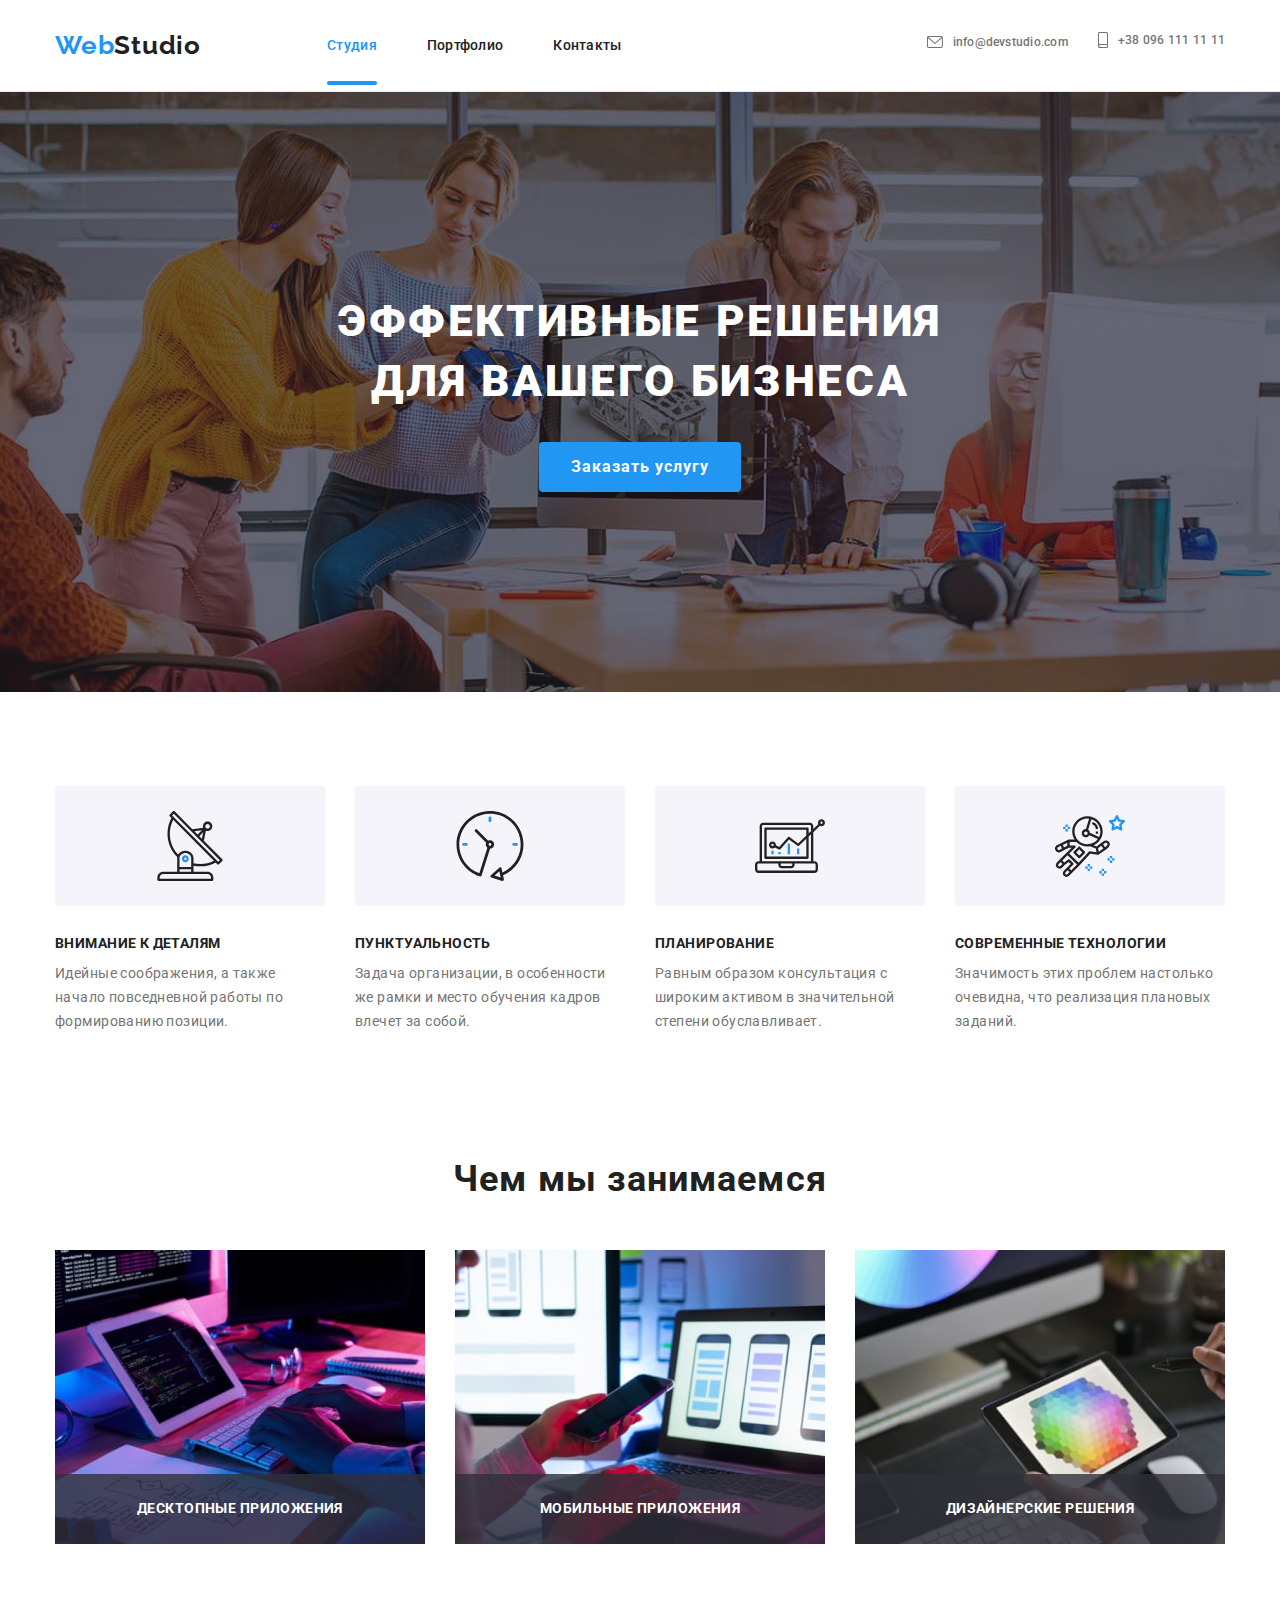
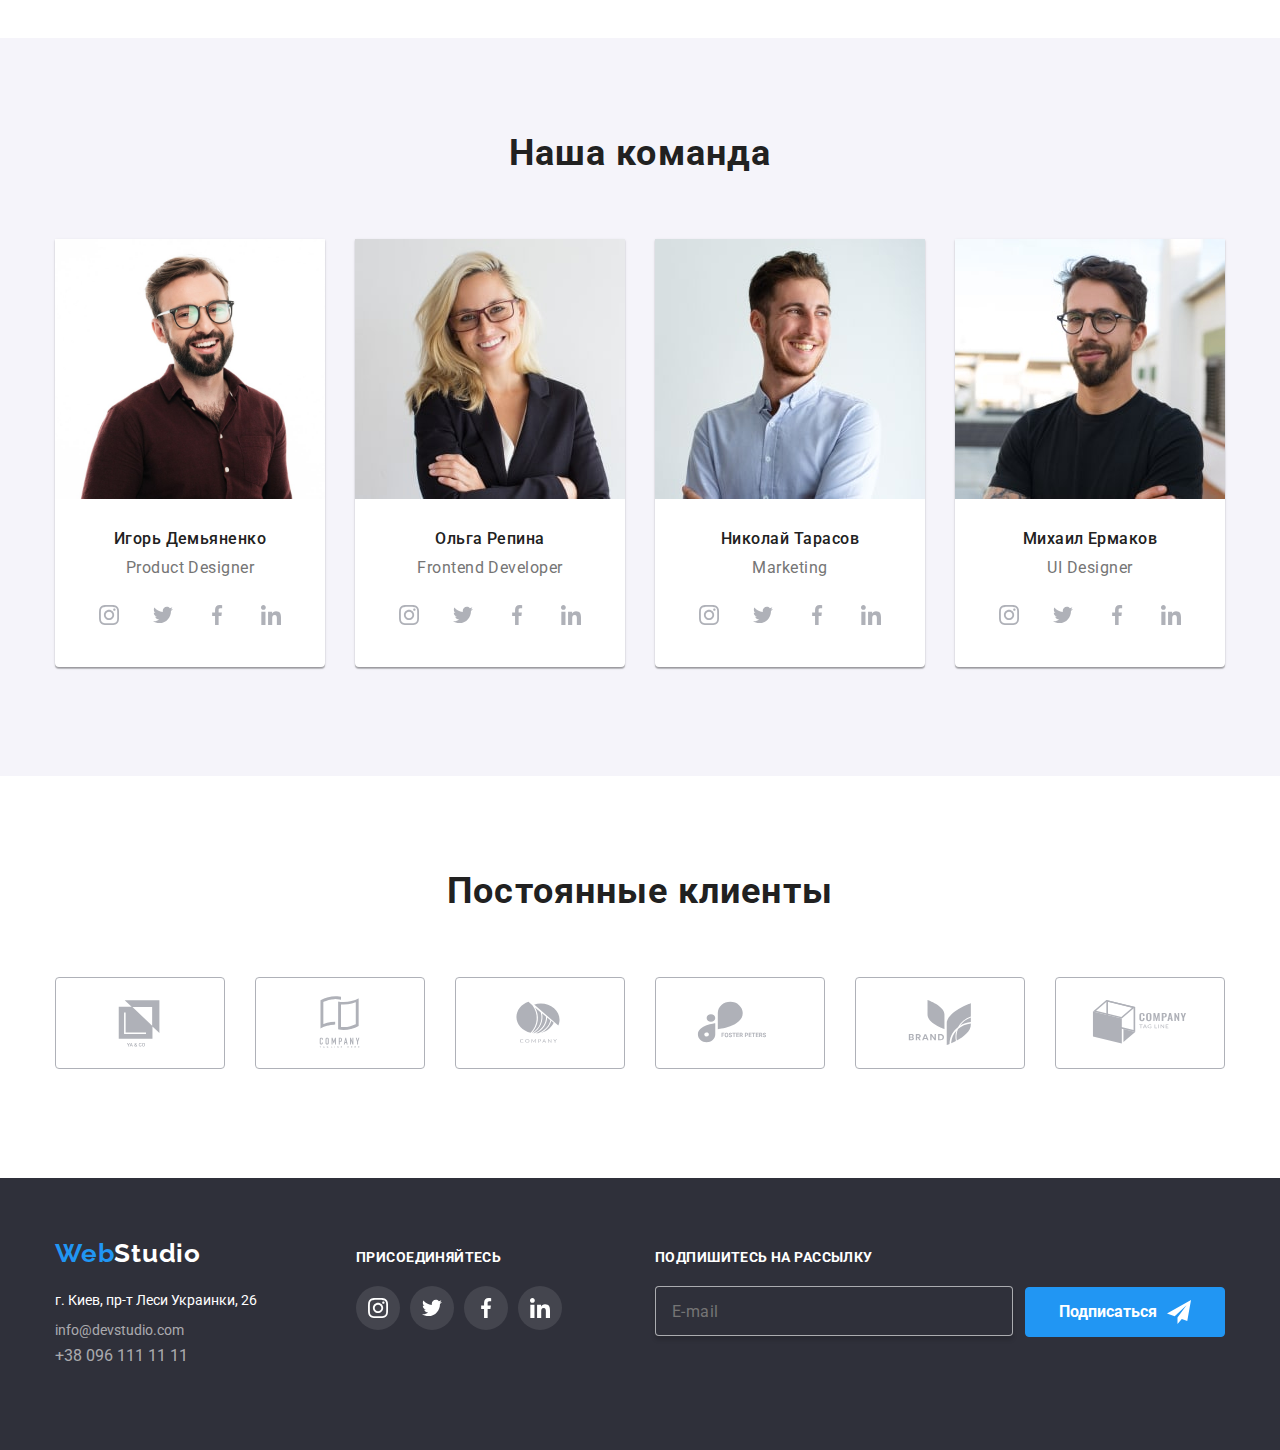
<file: index.html>
<!DOCTYPE html>
<html lang="ru">
  <head>
    <meta charset="UTF-8" />
    <meta http-equiv="X-UA-Compatible" content="IE=edge" />
    <meta name="viewport" content="width=device-width, initial-scale=1.0" />
    <title>Document</title>
    <link rel="preconnect" href="https://fonts.googleapis.com" />
    <link rel="preconnect" href="https://fonts.gstatic.com" crossorigin />
    <link
      href="https://fonts.googleapis.com/css2?family=Raleway:wght@700&family=Roboto:wght@400;500;700;900&display=swap"
      rel="stylesheet"
    />
    <link
      rel="stylesheet"
      href="https://cdnjs.cloudflare.com/ajax/libs/modern-normalize/1.1.0/modern-normalize.min.css"
    />
    <link
      rel="stylesheet"
      href="https://cdnjs.cloudflare.com/ajax/libs/animate.css/4.1.1/animate.min.css"
    />
    <link rel="stylesheet" href="./css/main.min.css" />
  </head>
  <body>
    <header class="header">
      <div class="container header__container">
               
        <button type="button" class="modal-menu__button" data-menu-button>
          <svg role="img"
          width="40" 
          height="40"
          aria-expanded="false"
          aria-label="переключатель мобильного меню">
          <use class="modal-menu__button--close" href="./images/symbol-defs.svg#icon-mobile-close"></use>
          <use class="modal-menu__button--open" href="./images/symbol-defs.svg#icon-modal-menu"></use>
          </svg>
        </button>

        <div class="mobile-menu" data-menu>

          
            <nav>
              <ul class="nav-list">
                <li class="list nav-list__item">
                  <a class="nav-list__link nav-list__link--current" href="./index.html" target="_self">Студия</a>
                </li>
                <li class="list nav-list__item">
                  <a class="nav-list__link" href="./portfolio.html" target="_self">Портфолио</a>
                </li>
                <li class="list nav-list__item">
                  <a class="nav-list__link" href="#" target="_self">Контакты</a></li>
              </ul>
            </nav>
    
            <ul class="auth-nav">
              <li class="list auth-nav__item"> 
                <a class="auth-nav__link auth-nav__link--email" href="https://info@devstudio.com"> 
                  <svg class="auth-nav__link--letter" width="16" height="12">
                    <use href="./images/symbol-defs.svg#icon-envelope"></use></svg
                  >info@devstudio.com</a
                >
              </li>
              <li class="list auth-nav__item">
                <a class="auth-nav__link auth-nav__link" href="tel:+380961111111">
                  <svg class="auth-nav__link--tel" width="10" height="16">
                    <use href="./images/symbol-defs.svg#icon-smartphone"></use></svg
                  >+38 096 111 11 11</a
                >
              </li>
            </ul>              
            
          
          
          <ul class="modal-menu__social-list">
            <li class="list modal-menu__item"><a class="modal-menu__social-link">Instagram</a></li>
            <li class="list modal-menu__item"><a class="modal-menu__social-link">Twitter</a></li>
            <li class="list modal-menu__item"><a class="modal-menu__social-link">Facebook</a></li>
            <li class="list modal-menu__item"><a class="modal-menu__social-link">LinkedIn</a></li>
          </ul>
            
        </div>

      <a class="logo" href="https://info@devstudio.com"
          >Web<span class="logo__text">Studio</span></a
        >

        <div class="desctop-nav">
          <nav>
            <ul class="nav-list">
              <li class="list nav-list__item">
                <a class="nav-list__link nav-list__link--current" href="./index.html" target="_self">Студия</a>
              </li>
              <li class="list nav-list__item">
                <a class="nav-list__link" href="./portfolio.html" target="_self">Портфолио</a>
              </li>
              <li class="list nav-list__item">
                <a class="nav-list__link" href="#" target="_self">Контакты</a></li>
            </ul>
          </nav>
  
          <ul class="auth-nav">
            <li class="list auth-nav__item"> 
              <a class="auth-nav__link auth-nav__link--email" href="https://info@devstudio.com"> 
                <svg class="auth-nav__link--letter" width="16" height="12">
                  <use href="./images/symbol-defs.svg#icon-envelope"></use></svg
                >info@devstudio.com</a
              >
            </li>
            <li class="list auth-nav__item">
              <a class="auth-nav__link auth-nav__link" href="tel:+380961111111">
                <svg class="auth-nav__link--tel" width="10" height="16">
                  <use href="./images/symbol-defs.svg#icon-smartphone"></use></svg
                >+38 096 111 11 11</a
              >
            </li>
          </ul>
        </div>
        
      </div>
    </header>
    <main>
      <section class="section-hero">
        <div class="container-hero container">
          <h1 class="section-hero__picture">Эффективные решения для вашего бизнеса</h1>
          <button class="section-hero__main-button" type="button" data-modal-open>Заказать услугу</button>
          

        </div>
      </section>
      <section class="benefits">
        <div class="container">
          <h2 class="visually-hidden">Преимущества</h2>
          <ul class="benefits-list">
            <li class="list benefits-list__item">
              <div class="benefits-list__icon">
                <svg class="benefits-list__icon--antenna" width="70" height="70">
                  <use href="./images/symbol-defs.svg#icon-antenna"></use>
                </svg>
              </div>
              <h3 class="benefits-list__title">Внимание к деталям</h3>
              <p class="benefits-list__description">
                Идейные соображения, а также начало повседневной работы по формированию позиции.
              </p>
            </li>
            <li class="list benefits-list__item">
              <div class="benefits-list__icon">
                <svg class="benefits-list__icon--clock" width="70" height="70">
                  <use href="./images/symbol-defs.svg#icon-clock-1"></use>
                </svg>
              </div>
              <h3 class="benefits-list__title">Пунктуальность</h3>
              <p class="benefits-list__description">
                Задача организации, в особенности же рамки и место обучения кадров влечет за собой.
              </p>
            </li>
            <li class="list benefits-list__item">
              <div class="benefits-list__icon">
                <svg class="benefits-list__icon--diagram" width="70" height="70">
                  <use href="./images/symbol-defs.svg#icon-diagram-1"></use>
                </svg>
              </div>
              <h3 class="benefits-list__title">Планирование</h3>
              <p class="benefits-list__description">
                Равным образом консультация с широким активом в значительной степени обуславливает.
              </p>
            </li>
            <li class="list benefits-list__item">
              <div class="benefits-list__icon">
                <svg class="benefits-list__icon--astronaut" width="70" height="70">
                  <use href="./images/symbol-defs.svg#icon-astronaut-1"></use>
                </svg>
              </div>
              <h3 class="benefits-list__title">Современные технологии</h3>
              <p class="benefits-list__description">
                Значимость этих проблем настолько очевидна, что реализация плановых заданий.
              </p>
            </li>
          </ul>
        </div>
      </section>
      <section class="our-works">
        <div class="container">
          <h2 class="our-works__title">Чем мы занимаемся</h2>
          <ul class="our-works__list">
            <li class="list our-works__item">
              <div class="our-works-description">
                <picture>
                  <source media='(min-width:1200px)' srcset="./images/noute.jpg 1x, ./images/noute@2x.jpg 2x">
                  <img
                  class="our-works__foto"
                  src="./images/img-2.jpg"
                  alt="фотография примера работы"
                  width="370"
                  height="294"
                />
                </picture>
                
                <div class="our-works-description__text-container">
                  <p class="our-works-description__text">Десктопные приложения</p>
                </div>
              </div>
            </li>
            <li class="list our-works__item">
              <div class="our-works-description">
                <picture>
                  <source media='(min-width:1200px)' srcset="./images/nplust.jpg 1x, ./images/nplust@2x.jpg 2x">
                  <img
                  class="our-works__foto"
                  src="./images/img-3.jpg"
                  alt="фотография примера работы"
                  width="370"
                  height="294"
                />
                </picture>
                
                <div class="our-works-description__text-container">
                  <p class="our-works-description__text">Мобильные приложения</p>
                </div>
              </div>
            </li>
            <li class="list our-works__item">
              <div class="our-works-description">
                <picture>
                  <source media='(min-width:1200px)' srcset="./images/nplustab.jpg 1x, ./images/nplustab@2x.jpg 2x">
                  <img
                  class="our-works__foto"
                  src="./images/img-4.jpg"
                  alt="фотография примера работы"
                  width="370"
                  height="294"
                />
                </picture>
                
                <div class="our-works-description__text-container">
                  <p class="our-works-description__text">Дизайнерские решения</p>
                </div>
              </div>
            </li>
          </ul>
        </div>
      </section>
      <section class="team">
        <div class="container">
          <h2 class="team__title">Наша команда</h2>
          <ul class="team-list">
            <li class="list team-list__item">
              <picture>
                <source media='(min-width:1200px)' srcset="./images/demjanenko-desctop.jpg 1x, ./images/demjanenko-desctop@2x.jpg 2x">
                <source media='(min-width:768px)' srcset="./images/demjanenko-tablet.jpg 1x, ./images/demjanenko-tablet@2x.jpg 2x">
                <source media='(min-width:320px)' srcset="./images/demjanenko-mobile.jpg 1x, ./images/demjanenko-mobile@2x.jpg 2x">
                <img
                class="team__foto"
                src="./images/img-5.jpg"
                alt="Игорь Демьяненко"
                width="270"
                height="260"
              />
              </picture>

              
              <div class="team__container">
                <h3 class="team__name">Игорь Демьяненко</h3>
                <p class="team__position" lang="en">Product Designer</p>
                <ul class="social-link-list">
                  <li class="social-link-list__item list">
                    <a href="https://www.instagram.com" class="social-link-list__link">
                      <svg class="social-link-list__icon" width="20" height="20">
                        <use href="./images/symbol-defs.svg#icon-instagram-2"></use>
                      </svg>
                    </a>
                  </li>
                  <li class="social-link-list__item list">
                    <a href="http://twitter.com" class="social-link-list__link">
                      <svg class="social-link-list__icon" width="20" height="20">
                        <use href="./images/symbol-defs.svg#icon-twitter-1"></use>
                      </svg>
                    </a>
                  </li>
                  <li class="social-link-list__item list">
                    <a href="https://www.facebook.com" class="social-link-list__link">
                      <svg class="social-link-list__icon" width="20" height="20">
                        <use href="./images/symbol-defs.svg#icon-facebook-1"></use>
                      </svg>
                    </a>
                  </li>
                  <li class="social-link-list__item list">
                    <a href="https://www.linkedin.com" class="social-link-list__link">
                      <svg class="social-link-list__icon" width="20" height="20">
                        <use href="./images/symbol-defs.svg#icon-linkedin-1"></use>
                      </svg>
                    </a>
                  </li>
                </ul>
              </div>
            </li>
            <li class="list team-list__item">
              <picture>
                <source media='(min-width:1200px)' srcset="./images/repina-desctop.jpg 1x, ./images/repina-desctop@2x.jpg 2x">
                <source media='(min-width:768px)' srcset="./images/repina-tablet.jpg 1x, ./images/repina-tablet@2x.jpg 2x">
                <source media='(min-width:320px)' srcset="./images/repina-mobile.jpg 1x, ./images/repina-mobile@2x.jpg 2x">
                <img
                class="team__foto"
                src="./images/img-6.jpg"
                alt="Ольга Репина"
                width="270"
                height="260"
              />
              </picture>
              
              <div class="team__container">
                <h3 class="team__name">Ольга Репина</h3>
                <p class="team__position" lang="en">Frontend Developer</p>
                <ul class="social-link-list">
                  <li class="social-link-list__item list">
                    <a href="https://www.instagram.com" class="social-link-list__link">
                      <svg class="social-link-list__icon" width="20" height="20">
                        <use href="./images/symbol-defs.svg#icon-instagram-2"></use>
                      </svg>
                    </a>
                  </li>
                  <li class="social-link-list__item list">
                    <a href="http://twitter.com" class="social-link-list__link">
                      <svg class="social-link-list__icon" width="20" height="20">
                        <use href="./images/symbol-defs.svg#icon-twitter-1"></use>
                      </svg>
                    </a>
                  </li>
                  <li class="social-link-list__item list">
                    <a href="https://www.facebook.com" class="social-link-list__link">
                      <svg class="social-link-list__icon" width="20" height="20">
                        <use href="./images/symbol-defs.svg#icon-facebook-1"></use>
                      </svg>
                    </a>
                  </li>
                  <li class="social-link-list__item list">
                    <a href="https://www.linkedin.com" class="social-link-list__link">
                      <svg class="social-link-list__icon" width="20" height="20">
                        <use href="./images/symbol-defs.svg#icon-linkedin-1"></use>
                      </svg>
                    </a>
                  </li>
                </ul>
              </div>
            </li>
            <li class="list team-list__item">
              <picture>
                <source media='(min-width:1200px)' srcset="./images/tarasov-desctop.jpg 1x, ./images/tarasov-desctop@2x.jpg 2x">
                <source media='(min-width:768px)' srcset="./images/tarasov-tablet.jpg 1x, ./images/tarasov-tablet@2x.jpg 2x">
                <source media='(min-width:320px)' srcset="./images/tarasov-mobile.jpg 1x, ./images/tarasov-mobile@2x.jpg 2x">
                <img
                class="team__foto"
                src="./images/img-7.jpg"
                alt="Николай Тарасов"
                width="270"
                height="260"
              />
              </picture>
              
              <div class="team__container">
                <h3 class="team__name">Николай Тарасов</h3>
                <p class="team__position" lang="en">Marketing</p>
                <ul class="social-link-list">
                  <li class="social-link-list__item list">
                    <a href="https://www.instagram.com" class="social-link-list__link">
                      <svg class="social-link-list__icon" width="20" height="20">
                        <use href="./images/symbol-defs.svg#icon-instagram-2"></use>
                      </svg>
                    </a>
                  </li>
                  <li class="social-link-list__item list">
                    <a href="http://twitter.com" class="social-link-list__link">
                      <svg class="social-link-list__icon" width="20" height="20">
                        <use href="./images/symbol-defs.svg#icon-twitter-1"></use>
                      </svg>
                    </a>
                  </li>
                  <li class="social-link-list__item list">
                    <a href="https://www.facebook.com" class="social-link-list__link">
                      <svg class="social-link-list__icon" width="20" height="20">
                        <use href="./images/symbol-defs.svg#icon-facebook-1"></use>
                      </svg>
                    </a>
                  </li>
                  <li class="social-link-list__item list">
                    <a href="https://www.linkedin.com" class="social-link-list__link">
                      <svg class="social-link-list__icon" width="20" height="20">
                        <use href="./images/symbol-defs.svg#icon-linkedin-1"></use>
                      </svg>
                    </a>
                  </li>
                </ul>
              </div>
            </li>
            <li class="list team-list__item">
              <picture>
                <source media='(min-width:1200px)' srcset="./images/jermakov-desctop.jpg 1x, ./images/jermakov-desctop@2x.jpg 2x">
                <source media='(min-width:768px)' srcset="./images/jermakov-tablet.jpg 1x, ./images/jermakov-tablet@2x.jpg 2x">
                <source media='(min-width:320px)' srcset="./images/jermakov-mobile.jpg 1x, ./images/jermakov-mobile@2x.jpg 2x">
                <img
                class="team__foto"
                src="./images/img-8.jpg"
                alt="Михаил Ермаков"
                width="270"
                height="260"
              />
              </picture>
              
              <div class="team__container">
                <h3 class="team__name">Михаил Ермаков</h3>
                <p class="team__position" lang="en">UI Designer</p>
                <ul class="social-link-list">
                  <li class="social-link-list__item list">
                    <a href="https://www.instagram.com" class="social-link-list__link">
                      <svg class="social-link-list__icon" width="20" height="20">
                        <use href="./images/symbol-defs.svg#icon-instagram-2"></use>
                      </svg>
                    </a>
                  </li>
                  <li class="social-link-list__item list">
                    <a href="http://twitter.com" class="social-link-list__link">
                      <svg class="social-link-list__icon" width="20" height="20">
                        <use href="./images/symbol-defs.svg#icon-twitter-1"></use>
                      </svg>
                    </a>
                  </li>
                  <li class="social-link-list__item list">
                    <a href="https://www.facebook.com" class="social-link-list__link">
                      <svg class="social-link-list__icon" width="20" height="20">
                        <use href="./images/symbol-defs.svg#icon-facebook-1"></use>
                      </svg>
                    </a>
                  </li>
                  <li class="social-link-list__item list">
                    <a href="https://www.linkedin.com" class="social-link-list__link">
                      <svg class="social-link-list__icon" width="20" height="20">
                        <use href="./images/symbol-defs.svg#icon-linkedin-1"></use>
                      </svg>
                    </a>
                  </li>
                </ul>
              </div>
            </li>
          </ul>
        </div>
      </section>
      <section class="clients">
        <div class="container" >
          <h2 class="clients__title">Постоянные клиенты</h2>
          <ul class="clients-list">
            <li class="clients-list__item list">
              <a href="#" class="clients-list__link" target="_self"
                ><svg class="clients-list__icon" width="106" height="60">
                  <use href="./images/symbol-defs.svg#icon-ya--co"></use></svg
              ></a>
            </li>
            <li class="clients-list__item list">
              <a href="#" class="clients-list__link" target="_self"
                ><svg class="clients-list__icon" width="106" height="60">
                  <use href="./images/symbol-defs.svg#icon-company"></use></svg
              ></a>
            </li>
            <li class="clients-list__item list">
              <a href="#" class="clients-list__link" target="_self"
                ><svg class="clients-list__icon" width="106" height="60">
                  <use href="./images/symbol-defs.svg#icon-company-2"></use></svg
              ></a>
            </li>
            <li class="clients-list__item list">
              <a href="#" class="clients-list__link" target="_self"
                ><svg class="clients-list__icon" width="106" height="60">
                  <use href="./images/symbol-defs.svg#icon-logo"></use></svg
              ></a>
            </li>
            <li class="clients-list__item list">
              <a href="#" class="clients-list__link" target="_self"
                ><svg class="clients-list__icon" width="106" height="60">
                  <use href="./images/symbol-defs.svg#icon-brand"></use></svg
              ></a>
            </li>
            <li class="clients-list__item list">
              <a href="#" class="clients-list__link" target="_self"
                ><svg class="clients-list__icon" width="106" height="60">
                  <use href="./images/symbol-defs.svg#icon-tag-line"></use></svg
              ></a>
            </li>
          </ul>
        </div>
      </section>
    </main>
    <footer class="footer">
      <div class="container footer__container">
        <div class="tablet-container">
          <div class="footer__contacts">
            <a class="logo" href="https://info@devstudio.com"
              >Web<span class="footer__logo">Studio</span></a>
            <address class="footer__address">
              <p class="footer__address--text">г. Киев, пр-т Леси Украинки, 26</p>
              <ul>
                <li class="list footer__address--list">
                  <a class=" footer__address--auth" href="https://info@devstudio.com">info@devstudio.com</a>
                </li>
                <li class="list"><a class="footer__address--auth" href="tel:+380961111111">+38 096 111 11 11</a></li>
              </ul>
            </address>
          </div>
  
          <div class="connect-us">
            <p class="connect-us__text">Присоединяйтесь</p>
  
            <ul class="connect-us__list">
              <li class="connect-us__item list">
                <a href="https://www.instagram.com" class="connect-us__link">
                  <svg class="connect-us__icon" width="20" height="20">
                    <use href="./images/symbol-defs.svg#icon-instagram-2"></use>
                  </svg>
                </a>
              </li>
              <li class="connect-us__item list">
                <a href="http://twitter.com" class="connect-us__link">
                  <svg class="connect-us__icon" width="20" height="20">
                    <use href="./images/symbol-defs.svg#icon-twitter-1"></use>
                  </svg>
                </a>
              </li>
              <li class="connect-us__item list">
                <a href="https://www.facebook.com" class="connect-us__link">
                  <svg class="connect-us__icon" width="20" height="20">
                    <use href="./images/symbol-defs.svg#icon-facebook-1"></use>
                  </svg>
                </a>
              </li>
              <li class="connect-us__item list">
                <a href="https://www.linkedin.com" class="connect-us__link">
                  <svg class="connect-us__icon" width="20" height="20">
                    <use href="./images/symbol-defs.svg#icon-linkedin-1"></use>
                  </svg>
                </a>
              </li>
            </ul>
          </div>
        </div>
        
        <div class="subscription">
          <p class="subscription__title">Подпишитесь на рассылку</p>
          <form>
            <div class="subscript-us">
              <label>
                <input
                  type="email"
                  name="user-email"
                  class="subscript-us__input"
                  placeholder="E-mail"
              /></label>
              <button type="submit" class="subscript-us__button">
                Подписаться<svg class="subscript-us__button-icon" width="24" height="24">
                  <use href="./images/symbol-defs.svg#icon-icon-send"></use>
                </svg>
              </button>
            </div>
          </form>
        </div>

      </div>
    </footer>
    <div class="modal-window is-hidden" data-modal>
      <div class="modal">
        <button type="button" class="modal-window__close" data-modal-close>
          <svg class="modal-window__close-icon" width="20" height="20">
            <use href="./images/symbol-defs.svg#icon-close-black"></use>
          </svg>
        </button>
        <p class="modal-form__text">Оставьте свои данные, мы вам перезвоним</p>
        <form action="#" class="modal-form">
          <div class="modal-form__container">
            <input class="modal-form__input" type="text" name="user-name" id="user-name" required />
            <label class="modal-form__field" for="user-name"
              >Имя<svg class="modal-form__input-icon" width="18" height="18">
                <use href="./images/symbol-defs.svg#icon-person-black"></use></svg
            ></label>
          </div>
          <div class="modal-form__container">
            <input
              class="modal-form__input"
              type="tel"
              name="user-tel"
              id="tel"
              required
              pattern="[0-9]{10}"
              title="0667773388"
            />
            <label class="modal-form__field" for="tel"
              >Телефон<svg class="modal-form__input-icon" width="18" height="18">
                <use href="./images/symbol-defs.svg#icon-phone-black"></use></svg
            ></label>
          </div>
          <div class="modal-form__container">
            <input class="modal-form__input" type="email" name="user-email" id="email" required />
            <label class="modal-form__field" for="email"
              >Почта<svg class="modal-form__input-icon" width="18" height="18">
                <use href="./images/symbol-defs.svg#icon-email-black"></use></svg
            ></label>
          </div>
          <label class="modal-form__field"
            >Комментарий
            <textarea
              class="modal-form__message"
              name="user-message"
              placeholder="Введите текст"
            ></textarea>
          </label>
          <div class="checkbox-container">            
            <input id="policy" type="checkbox" name="policy" class="checkbox" />
            <label for="policy" class="modal-form__field policy">Соглашаюсь с рассылкой и
              принимаю <a href="#" class="policy__link">Условия договора</a>              
              <span class="checkbox__icon checkbox__icon--no-checked">
                <svg  width="16" height="16"><use href="./images/symbol-defs.svg#icon-Vector"></use></svg>
              </span>
              <span class="checkbox__icon checkbox__icon--checked">
                <svg width="16" height="16"><use href="./images/symbol-defs.svg#icon-icon-check"></use></svg>
              </span>              
            </label>
          </div>

          <button class="modal-form__button" type="submit">Отправить</button>
        </form>
      </div>
    </div>
    <script src="./js/modal.js"></script>
    <script src="./js/mobile-menu.js"></script>
  </body>
</html>
</file>
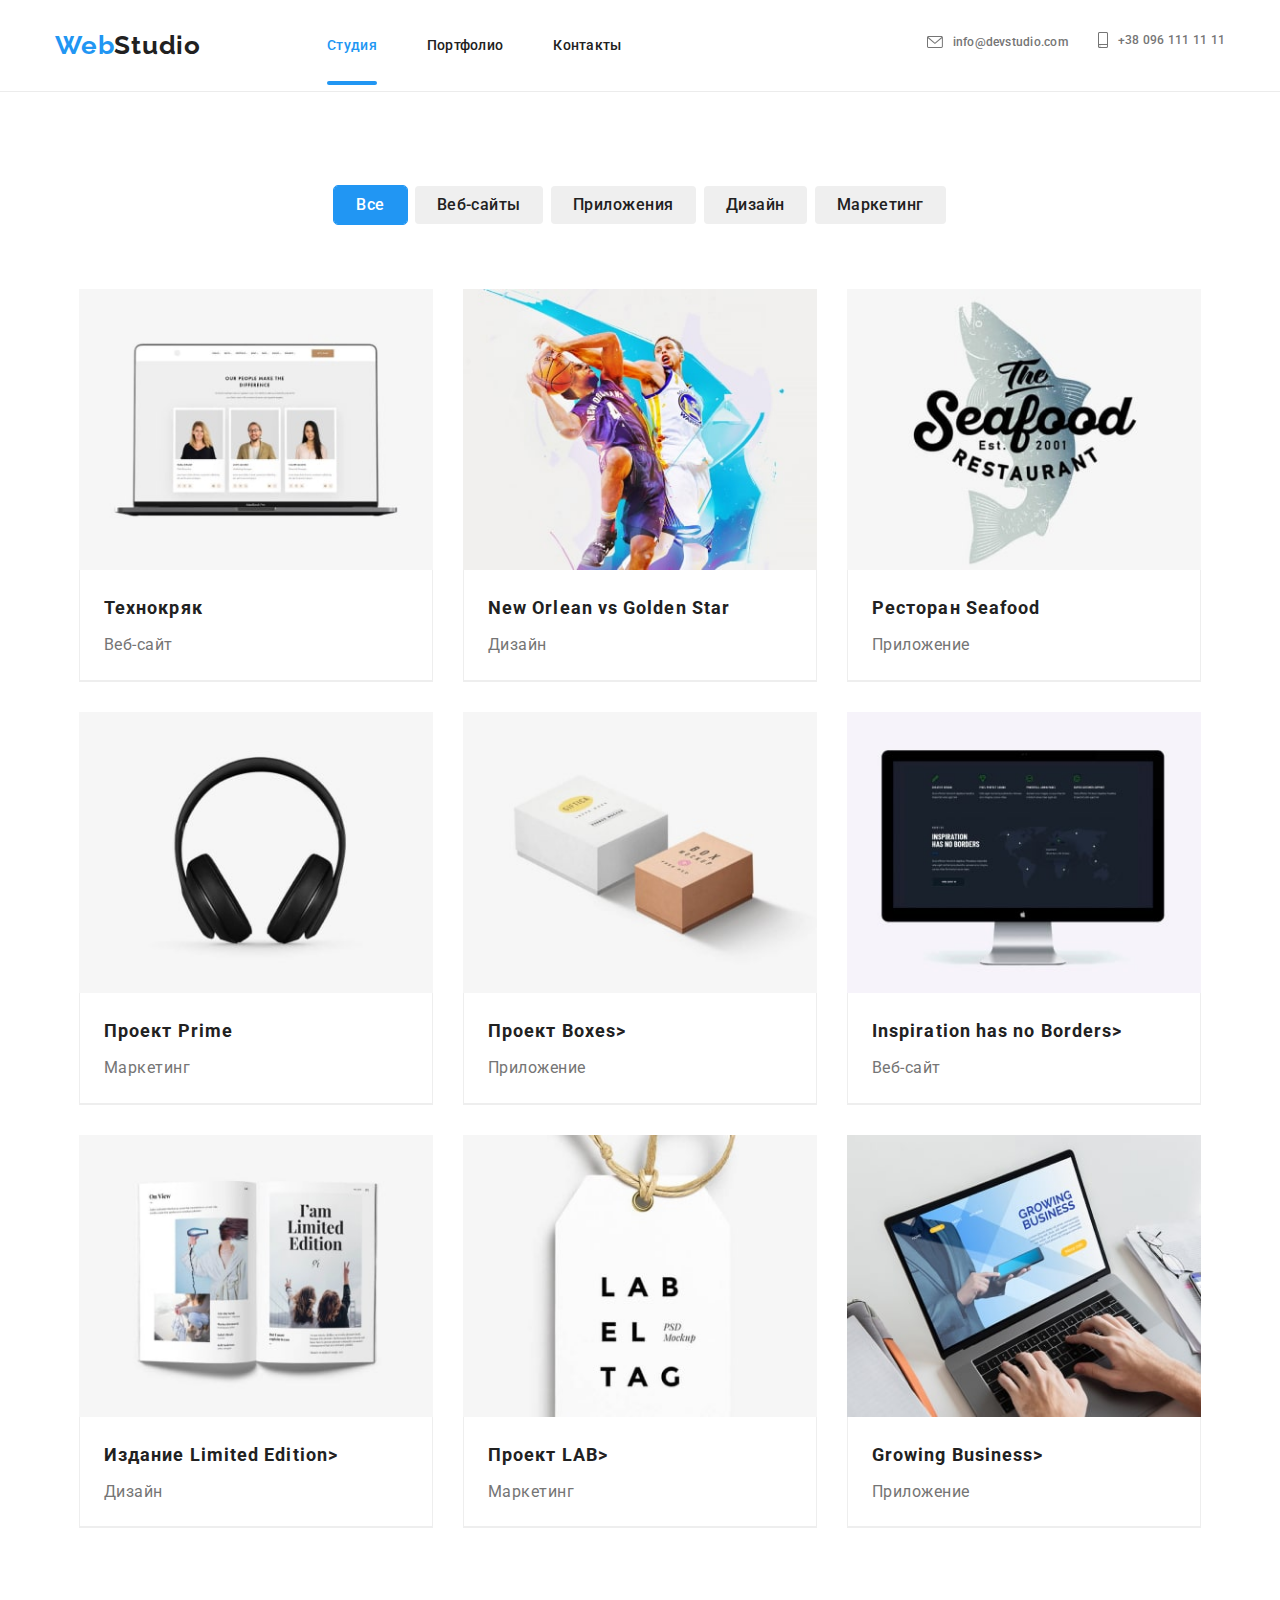
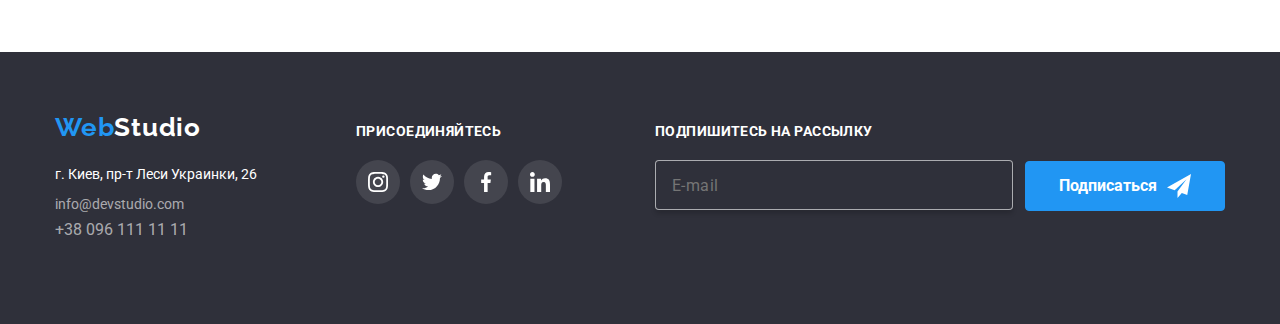
<file: portfolio.html>
<!DOCTYPE html>
<html lang="ru">
  <head>
    <meta charset="UTF-8" />
    <meta http-equiv="X-UA-Compatible" content="IE=edge" />
    <meta name="viewport" content="width=device-width, initial-scale=1.0" />
    <title>Document</title>
    <link rel="preconnect" href="https://fonts.googleapis.com" />
    <link rel="preconnect" href="https://fonts.gstatic.com" crossorigin />
    <link
      href="https://fonts.googleapis.com/css2?family=Raleway:wght@700&family=Roboto:wght@400;500;700;900&display=swap"
      rel="stylesheet"
    />
    <link
      rel="stylesheet"
      href="https://cdnjs.cloudflare.com/ajax/libs/modern-normalize/1.1.0/modern-normalize.min.css"
    />
    <link
      rel="stylesheet"
      href="https://cdnjs.cloudflare.com/ajax/libs/animate.css/4.1.1/animate.min.css"
    />
    <link rel="stylesheet" href="./css/main.min.css" />
  </head>
  <body>
    <header class="header">
      <div class="container header__container">
               
        <button type="button" class="modal-menu__button" data-menu-button>
          <svg role="img"
          width="40" 
          height="40"
          aria-expanded="false"
          aria-label="переключатель мобильного меню">
          <use class="modal-menu__button--close" href="./images/symbol-defs.svg#icon-mobile-close"></use>
          <use class="modal-menu__button--open" href="./images/symbol-defs.svg#icon-modal-menu"></use>
          </svg>
        </button>

        <div class="mobile-menu" data-menu>

          
            <nav>
              <ul class="nav-list">
                <li class="list nav-list__item">
                  <a class="nav-list__link nav-list__link--current" href="./index.html" target="_self">Студия</a>
                </li>
                <li class="list nav-list__item">
                  <a class="nav-list__link" href="./portfolio.html" target="_self">Портфолио</a>
                </li>
                <li class="list nav-list__item">
                  <a class="nav-list__link" href="#" target="_self">Контакты</a></li>
              </ul>
            </nav>
    
            <ul class="auth-nav">
              <li class="list auth-nav__item"> 
                <a class="auth-nav__link auth-nav__link--email" href="https://info@devstudio.com"> 
                  <svg class="auth-nav__link--letter" width="16" height="12">
                    <use href="./images/symbol-defs.svg#icon-envelope"></use></svg
                  >info@devstudio.com</a
                >
              </li>
              <li class="list auth-nav__item">
                <a class="auth-nav__link auth-nav__link" href="tel:+380961111111">
                  <svg class="auth-nav__link--tel" width="10" height="16">
                    <use href="./images/symbol-defs.svg#icon-smartphone"></use></svg
                  >+38 096 111 11 11</a
                >
              </li>
            </ul>              
            
          
          
          <ul class="modal-menu__social-list">
            <li class="list modal-menu__item"><a class="modal-menu__social-link">Instagram</a></li>
            <li class="list modal-menu__item"><a class="modal-menu__social-link">Twitter</a></li>
            <li class="list modal-menu__item"><a class="modal-menu__social-link">Facebook</a></li>
            <li class="list modal-menu__item"><a class="modal-menu__social-link">LinkedIn</a></li>
          </ul>
            
        </div>

      <a class="logo" href="https://info@devstudio.com"
          >Web<span class="logo__text">Studio</span></a
        >

        <div class="desctop-nav">
          <nav>
            <ul class="nav-list">
              <li class="list nav-list__item">
                <a class="nav-list__link nav-list__link--current" href="./index.html" target="_self">Студия</a>
              </li>
              <li class="list nav-list__item">
                <a class="nav-list__link" href="./portfolio.html" target="_self">Портфолио</a>
              </li>
              <li class="list nav-list__item">
                <a class="nav-list__link" href="#" target="_self">Контакты</a></li>
            </ul>
          </nav>
  
          <ul class="auth-nav">
            <li class="list auth-nav__item"> 
              <a class="auth-nav__link auth-nav__link--email" href="https://info@devstudio.com"> 
                <svg class="auth-nav__link--letter" width="16" height="12">
                  <use href="./images/symbol-defs.svg#icon-envelope"></use></svg
                >info@devstudio.com</a
              >
            </li>
            <li class="list auth-nav__item">
              <a class="auth-nav__link auth-nav__link" href="tel:+380961111111">
                <svg class="auth-nav__link--tel" width="10" height="16">
                  <use href="./images/symbol-defs.svg#icon-smartphone"></use></svg
                >+38 096 111 11 11</a
              >
            </li>
          </ul>
        </div>
        
      </div>
    </header>
    <main>
      <section class="portfolio">
        <div class="container">
          <h2 class="visually-hidden">сортировка</h2>
          <ul class="filter">
            <li class="list filter__list-item">
              <button class="button filter__current-button" type="button">Все</button>
            </li>
            <li class="list filter__list-item">
              <button class="button" type="button">Веб-сайты</button>
            </li>
            <li class="list filter__list-item">
              <button class="button" type="button">Приложения</button>
            </li>
            <li class="list filter__list-item">
              <button class="button" type="button">Дизайн</button>
            </li>
            <li class="list filter__list-item">
              <button class="button" type="button">Маркетинг</button>
            </li>
          </ul>

          <ul class="all-works">
            <li class="list all-works__list-item card">
              <a class="card__link" href="#">
                <div class="card__thumb">
                  <picture>
                    <source media='(min-width:1200px)' srcset="./images/technokrjak-desctop.jpg 1x, ./images/technokrjak-desctop@2x.jpg 2x">
                    <source media='(min-width:768px)' srcset="./images/technokrjak-tablet.jpg 1x, ./images/technokrjak-tablet@2x.jpg 2x">
                    <source media='(min-width:320px)' srcset="./images/technokrjak-mobile.jpg 1x, ./images/technokrjak-mobile@2x.jpg 2x">
                    <img
                    class="card__foto"
                    src="./images/img-portfolio-1.jpg"
                    alt="На ноутбуке открыт сайт Технокряк"
                    width="370"
                    height="294"
                  />
                  </picture>
                  

                  <div class="card__text-description--shown">
                    <p class="card__text-description">
                      Технокряк это современная площадка распространения коронавируса. Компании
                      используют эту платформу для цифрового шпионажа и атак на защищённые сервера
                      конкурентов.
                    </p>
                  </div>
                </div>
                <div class="all-works__container">
                  <h3 class="card__title">Технокряк</h3>
                  <p class="card__title--description">Веб-сайт</p>
                </div>
              </a>
            </li>
            <li class="list all-works__list-item card">
              <a class="card__link" href="#">
                <div class="card__thumb">
                  <picture>
                    <source media='(min-width:1200px)' srcset="./images/new-orlean-desctop.jpg 1x, ./images/new-orlean-desctop@2x.jpg 2x">
                    <source media='(min-width:768px)' srcset="./images/new-orlean-tablet.jpg 1x, ./images/new-orlean-tablet@2x.jpg 2x">
                    <source media='(min-width:320px)' srcset="./images/new-orlean-mobile.jpg 1x, ./images/new-orlean-mobile@2x.jpg 2x">
                    <img
                    class="card__foto"
                    src="./images/img-portfolio-2.jpg"
                    alt="Постер New Orlean vs Golden Star"
                    width="370"
                    height="294"
                  />
                  </picture>
                  
                  <div class="card__text-description--shown">
                    <p class="card__text-description">
                      Технокряк это современная площадка распространения коронавируса. Компании
                      используют эту платформу для цифрового шпионажа и атак на защищённые сервера
                      конкурентов.
                    </p>
                  </div>
                </div>
                <div class="all-works__container">
                  <h3 class="card__title"><span lang="en">New Orlean vs Golden Star</span></h3>
                  <p class="card__title--description">Дизайн</p>
                </div>
              </a>
            </li>
            <li class="list all-works__list-item card">
              <a class="card__link" href="#">
                <div class="card__thumb">
                  <picture>
                    <source media='(min-width:1200px)' srcset="./images/seafood-desctop.jpg 1x, ./images/seafood-desctop@2x.jpg 2x">
                    <source media='(min-width:768px)' srcset="./images/seafood-tablet.jpg 1x, ./images/seafood-tablet@2x.jpg 2x">
                    <source media='(min-width:320px)' srcset="./images/seafood-mobile.jpg 1x, ./images/seafood-mobile@2x.jpg 2x">
                    <img
                    class="card__foto"
                    src="./images/img-portfolio-3.jpg"
                    alt="Логотип ресторана Seafood"
                    width="370"
                    height="294"
                  />
                  </picture>
                  
                  <div class="card__text-description--shown">
                    <p class="card__text-description">
                      Технокряк это современная площадка распространения коронавируса. Компании
                      используют эту платформу для цифрового шпионажа и атак на защищённые сервера
                      конкурентов.
                    </p>
                  </div>
                </div>
                <div class="all-works__container">
                  <h3 class="card__title">Ресторан <span lang="en">Seafood</span></h3>
                  <p class="card__title--description">Приложение</p>
                </div>
              </a>
            </li>
            <li class="list all-works__list-item card">
              <a class="card__link" href="#">
                <div class="card__thumb">
                  <picture>
                    <source media='(min-width:1200px)' srcset="./images/prime-desctop.jpg 1x, ./images/prime-desctop@2x.jpg 2x">
                    <source media='(min-width:768px)' srcset="./images/prime-tablet.jpg 1x, ./images/prime-tablet@2x.jpg 2x">
                    <source media='(min-width:320px)' srcset="./images/prime-mobile.jpg 1x, ./images/prime-mobile@2x.jpg 2x">
                    <img
                    class="card__foto"
                    src="./images/img-portfolio-4.jpg"
                    alt="Наушники"
                    width="370"
                    height="294"
                  />
                  </picture>
                  
                  <div class="card__text-description--shown">
                    <p class="card__text-description">
                      Технокряк это современная площадка распространения коронавируса. Компании
                      используют эту платформу для цифрового шпионажа и атак на защищённые сервера
                      конкурентов.
                    </p>
                  </div>
                </div>
                <div class="all-works__container">
                  <h3 class="card__title">Проект <span lang="en">Prime</span></h3>
                  <p class="card__title--description">Маркетинг</p>
                </div>
              </a>
            </li>
            <li class="list all-works__list-item card">
              <a class="card__link" href="#">
                <div class="card__thumb">
                  <picture>
                    <source media='(min-width:1200px)' srcset="./images/boxes-desctop.jpg 1x, ./images/boxes-desctop@2x.jpg 2x">
                    <source media='(min-width:768px)' srcset="./images/boxes-tablet.jpg 1x, ./images/boxes-tablet@2x.jpg 2x">
                    <source media='(min-width:320px)' srcset="./images/boxes-mobile.jpg 1x, ./images/boxes-mobile@2x.jpg 2x">
                    <img
                    class="card__foto"
                    src="./images/img-portfolio-5.jpg"
                    alt="Две коробки"
                    width="370"
                    height="294"
                  />
                  </picture>
                  
                  <div class="card__text-description--shown">
                    <p class="card__text-description">
                      Технокряк это современная площадка распространения коронавируса. Компании
                      используют эту платформу для цифрового шпионажа и атак на защищённые сервера
                      конкурентов.
                    </p>
                  </div>
                </div>
                <div class="all-works__container">
                  <h3 class="card__title">Проект <span lang="en">Boxes</span>></h3>
                  <p class="card__title--description">Приложение</p>
                </div>
              </a>
            </li>
            <li class="list all-works__list-item card">
              <a class="card__link" href="#">
                <div class="card__thumb">
                  <picture>
                    <source media='(min-width:1200px)' srcset="./images/inspiration-desctop.jpg 1x, ./images/inspiration-desctop@2x.jpg 2x">
                    <source media='(min-width:768px)' srcset="./images/inspiration-tablet.jpg 1x, ./images/inspiration-tablet@2x.jpg 2x">
                    <source media='(min-width:320px)' srcset="./images/inspiration-mobile.jpg 1x, ./images/inspiration-mobile@2x.jpg 2x">
                    <img
                    class="card__foto"
                    src="./images/img-portfolio-6.jpg"
                    alt="Веб-сайт на мониторе"
                    width="370"
                    height="294"
                  />
                  </picture>
                  
                  <div class="card__text-description--shown">
                    <p class="card__text-description">
                      Технокряк это современная площадка распространения коронавируса. Компании
                      используют эту платформу для цифрового шпионажа и атак на защищённые сервера
                      конкурентов.
                    </p>
                  </div>
                </div>

                <div class="all-works__container">
                  <h3 class="card__title"><span lang="en">Inspiration has no Borders</span>></h3>
                  <p class="card__title--description">Веб-сайт</p>
                </div>
              </a>
            </li>
            <li class="list all-works__list-item card">
              <a class="card__link" href="#">
                <div class="card__thumb">
                  <picture>
                    <source media='(min-width:1200px)' srcset="./images/limited-desctop.jpg 1x, ./images/limited-desctop@2x.jpg 2x">
                    <source media='(min-width:768px)' srcset="./images/limited-tablet.jpg 1x, ./images/limited-tablet@2x.jpg 2x">
                    <source media='(min-width:320px)' srcset="./images/limited-mobile.jpg 1x, ./images/limited-mobile@2x.jpg 2x">
                    <img
                    class="card__foto"
                    src="./images/img-portfolio-7.jpg"
                    alt="Разворот книги Limited Edition"
                    width="370"
                    height="294"
                  />
                  </picture>
                  
                  <div class="card__text-description--shown">
                    <p class="card__text-description">
                      Технокряк это современная площадка распространения коронавируса. Компании
                      используют эту платформу для цифрового шпионажа и атак на защищённые сервера
                      конкурентов.
                    </p>
                  </div>
                </div>
                <div class="all-works__container">
                  <h3 class="card__title">Издание <span lang="en">Limited Edition</span>></h3>
                  <p class="card__title--description">Дизайн</p>
                </div>
              </a>
            </li>
            <li class="list all-works__list-item card">
              <a class="card__link" href="#">
                <div class="card__thumb">
                  <picture>
                    <source media='(min-width:1200px)' srcset="./images/lab-desctop.jpg 1x, ./images/lab-desctop@2x.jpg 2x">
                    <source media='(min-width:768px)' srcset="./images/lab-tablet.jpg 1x, ./images/lab-tablet@2x.jpg 2x">
                    <source media='(min-width:320px)' srcset="./images/lab-mobile.jpg 1x, ./images/lab-mobile@2x.jpg 2x">
                    <img
                    class="card__foto"
                    src="./images/img-portfolio-8.jpg"
                    alt="Бирка с надписью"
                    width="370"
                    height="294"
                  />
                  </picture>
                  
                  <div class="card__text-description--shown">
                    <p class="card__text-description">
                      Технокряк это современная площадка распространения коронавируса. Компании
                      используют эту платформу для цифрового шпионажа и атак на защищённые сервера
                      конкурентов.
                    </p>
                  </div>
                </div>
                <div class="all-works__container">
                  <h3 class="card__title">Проект <span lang="en">LAB</span>></h3>
                  <p class="card__title--description">Маркетинг</p>
                </div>
              </a>
            </li>
            <li class="list all-works__list-item card">
              <a class="card__link" href="#">
                <div class="card__thumb">
                  <picture>
                    <source media='(min-width:1200px)' srcset="./images/growing-desctop.jpg 1x, ./images/growing-desctop@2x.jpg 2x">
                    <source media='(min-width:768px)' srcset="./images/growing-tablet.jpg 1x, ./images/growing-tablet@2x.jpg 2x">
                    <source media='(min-width:320px)' srcset="./images/growing-mobile.jpg 1x, ./images/growing-mobile@2x.jpg 2x">
                    <img
                    class="card__foto"
                    src="./images/img-portfolio-9.jpg"
                    alt="Руки печатают на клавиатуре ноутбука"
                    width="370"
                    height="294"
                  />
                  </picture>
                  
                  <div class="card__text-description--shown">
                    <p class="card__text-description">
                      Технокряк это современная площадка распространения коронавируса. Компании
                      используют эту платформу для цифрового шпионажа и атак на защищённые сервера
                      конкурентов.
                    </p>
                  </div>
                </div>
                <div class="all-works__container">
                  <h3 class="card__title"><span lang="en">Growing Business</span>></h3>
                  <p class="card__title--description">Приложение</p>
                </div>
              </a>
            </li>
          </ul>
        </div>
      </section>
    </main>

    <footer class="footer">
      <div class="container footer__container">
        <div class="tablet-container">
          <div class="footer__contacts">
            <a class="logo" href="https://info@devstudio.com"
              >Web<span class="footer__logo">Studio</span></a>
            <address class="footer__address">
              <p class="footer__address--text">г. Киев, пр-т Леси Украинки, 26</p>
              <ul>
                <li class="list footer__address--list">
                  <a class=" footer__address--auth" href="https://info@devstudio.com">info@devstudio.com</a>
                </li>
                <li class="list"><a class="footer__address--auth" href="tel:+380961111111">+38 096 111 11 11</a></li>
              </ul>
            </address>
          </div>
  
          <div class="connect-us">
            <p class="connect-us__text">Присоединяйтесь</p>
  
            <ul class="connect-us__list">
              <li class="connect-us__item list">
                <a href="https://www.instagram.com" class="connect-us__link">
                  <svg class="connect-us__icon" width="20" height="20">
                    <use href="./images/symbol-defs.svg#icon-instagram-2"></use>
                  </svg>
                </a>
              </li>
              <li class="connect-us__item list">
                <a href="http://twitter.com" class="connect-us__link">
                  <svg class="connect-us__icon" width="20" height="20">
                    <use href="./images/symbol-defs.svg#icon-twitter-1"></use>
                  </svg>
                </a>
              </li>
              <li class="connect-us__item list">
                <a href="https://www.facebook.com" class="connect-us__link">
                  <svg class="connect-us__icon" width="20" height="20">
                    <use href="./images/symbol-defs.svg#icon-facebook-1"></use>
                  </svg>
                </a>
              </li>
              <li class="connect-us__item list">
                <a href="https://www.linkedin.com" class="connect-us__link">
                  <svg class="connect-us__icon" width="20" height="20">
                    <use href="./images/symbol-defs.svg#icon-linkedin-1"></use>
                  </svg>
                </a>
              </li>
            </ul>
          </div>
        </div>
        
        <div class="subscription">
          <p class="subscription__title">Подпишитесь на рассылку</p>
          <form>
            <div class="subscript-us">
              <label>
                <input
                  type="email"
                  name="user-email"
                  class="subscript-us__input"
                  placeholder="E-mail"
              /></label>
              <button type="submit" class="subscript-us__button">
                Подписаться<svg class="subscript-us__button-icon" width="24" height="24">
                  <use href="./images/symbol-defs.svg#icon-icon-send"></use>
                </svg>
              </button>
            </div>
          </form>
        </div>

      </div>
    </footer>
    <script src="./js/mobile-menu.js"></script>
  </body>
</html>
</file>
<file: css/main.min.css>
:root{--text-color: #757575;--title-color: #212121;--accent-color: #2196f3;--main-button-focus-color: #188ce8;--white-color: #ffffff;--background-color: #2f303a;--fone-color: #f5f4fa;--page-color: #ffffff;--auth-color: rgba(255, 255, 255, 0.6);--header-border: #ececec;--border-portfolio-card: #eeeeee;--social-link-color: #afb1b8;--hover-card-color: rgba(33, 150, 243, 0.9);--our-works-fone: rgba(47, 48, 58, 0.8);--modal-window-bgc: rgba(0, 0, 0, 0.2);--close-button-color: #000000;--text-area-color: rgba(117, 117, 117, 0.5)}body{font-family:"Roboto",sans-serif;font-style:normal;font-size:16px;color:var(--text-color);background-color:var(--page-color)}ul,h1,h2,h3,p{margin:0;padding:0}img{display:block;height:auto;max-width:100%}.list{list-style:none}.container{padding:0px 15px;margin:0 auto}@media screen and (min-width: 480px){.container{width:480px}}@media screen and (min-width: 768px){.container{width:768px}}@media screen and (min-width: 1200px){.container{width:1200px}}.visually-hidden{position:absolute;white-space:nowrap;width:1px;height:1px;overflow:hidden;border:0;padding:0;clip:rect(0 0 0 0);-webkit-clip-path:inset(50%);clip-path:inset(50%);margin:-1px}.logo{color:var(--accent-color);font-family:Raleway;font-style:normal;font-weight:700;font-size:24px;line-height:1.19;letter-spacing:.03em;text-decoration:none;display:block}@media screen and (min-width: 320px){.logo{width:134px}}@media screen and (min-width: 1200px){.logo{font-size:26px;margin-right:93px;padding-top:24px;padding-bottom:25px;width:145px}}.logo:focus{outline:1px solid var(--accent-color)}.logo__text{color:var(--title-color)}.social-link-list{display:-webkit-box;display:-ms-flexbox;display:flex;-webkit-box-pack:center;-ms-flex-pack:center;justify-content:center}.social-link-list__item{width:44px;height:44px}.social-link-list__item:not(:last-child){margin-right:10px}.social-link-list__link{width:100%;height:100%;display:-webkit-box;display:-ms-flexbox;display:flex;background-color:var(--white-color);border-radius:50%;-webkit-box-align:center;-ms-flex-align:center;align-items:center;-webkit-box-pack:center;-ms-flex-pack:center;justify-content:center;cursor:pointer;-webkit-transition:background-color 250ms cubic-bezier(0.4, 0, 0.2, 1);-o-transition:background-color 250ms cubic-bezier(0.4, 0, 0.2, 1);transition:background-color 250ms cubic-bezier(0.4, 0, 0.2, 1)}.social-link-list__link:hover,.social-link-list__link:focus{background-color:var(--accent-color);color:var(--white-color);outline:1px solid var(--accent-color)}.social-link-list__icon{-webkit-transition:fill 250ms cubic-bezier(0.4, 0, 0.2, 1);-o-transition:fill 250ms cubic-bezier(0.4, 0, 0.2, 1);transition:fill 250ms cubic-bezier(0.4, 0, 0.2, 1);fill:var(--social-link-color)}.social-link-list__link:hover .social-link-list__icon,.social-link-list__link:focus .social-link-list__icon{fill:var(--white-color)}.header{display:block;z-index:9;width:100%;background-color:var(--white-color);font-size:14px;line-height:1.14;font-weight:500;letter-spacing:.02em;border-bottom:1px solid var(--header-border)}.header__container{position:relative;-webkit-box-align:center;-ms-flex-align:center;align-items:center}@media screen and (min-width: 320px){.header__container{max-width:479px;display:-webkit-box;display:-ms-flexbox;display:flex;-webkit-box-orient:horizontal;-webkit-box-direction:reverse;-ms-flex-direction:row-reverse;flex-direction:row-reverse;-webkit-box-pack:justify;-ms-flex-pack:justify;justify-content:space-between;-webkit-box-align:center;-ms-flex-align:center;align-items:center}}@media screen and (min-width: 480px){.header__container{max-width:767px}}@media screen and (min-width: 768px){.header__container{-webkit-box-orient:horizontal;-webkit-box-direction:normal;-ms-flex-direction:row;flex-direction:row;-webkit-box-align:center;-ms-flex-align:center;align-items:center;-webkit-box-pack:justify;-ms-flex-pack:justify;justify-content:space-between;max-width:1199px}}@media screen and (min-width: 1200px){.header__container{max-width:1200px}}.mobile-menu{display:none}.mobile-menu.is-open{display:-webkit-box;display:-ms-flexbox;display:flex;-webkit-box-orient:vertical;-webkit-box-direction:normal;-ms-flex-direction:column;flex-direction:column;-webkit-box-pack:justify;-ms-flex-pack:justify;justify-content:space-between;position:fixed;top:0;left:0;z-index:3;height:100vh;width:100vw;padding-left:40px;padding-top:10px;padding-right:10px;padding-bottom:48px;background-color:var(--white-color)}.mobile-menu.is-open+.logo{opacity:0}.mobile-menu.is-open modal-menu__button:hover .modal-menu__button--close,.mobile-menu.is-open modal-menu__button:focus .modal-menu__button--close{fill:var(--accent-color)}.mobile-menu__container{display:-webkit-box;display:-ms-flexbox;display:flex;-webkit-box-orient:vertical;-webkit-box-direction:normal;-ms-flex-direction:column;flex-direction:column;-webkit-box-pack:justify;-ms-flex-pack:justify;justify-content:space-between}.modal-menu__social-list{display:-webkit-box;display:-ms-flexbox;display:flex;-webkit-box-align:end;-ms-flex-align:end;align-items:flex-end;-ms-flex-wrap:wrap;flex-wrap:wrap}@media screen and (min-width: 768px){.modal-menu__social-list{display:none}}.modal-menu__item:not(:last-child){border-right:1px solid rgba(33,33,33,.2);padding-right:10px}.modal-menu__item:not(:first-child){padding-left:10px}.modal-menu__social-link{display:block;font-weight:500;font-size:18px;line-height:1.22;letter-spacing:.02em;color:var(--accent-color)}.modal-menu__button{display:-webkit-inline-box;display:-ms-inline-flexbox;display:inline-flex;z-index:10;margin:0;padding:0;border:none;background-color:transparent}.modal-menu__button:hover .modal-menu__button--close,.modal-menu__button:focus .modal-menu__button--close{fill:var(--accent-color)}.modal-menu__button.is-open .modal-menu__button--open{display:none}.modal-menu__button.is-open .modal-menu__button--close{display:block}.modal-menu__button.is-open{position:fixed;margin-top:10px;margin-right:15px}.modal-menu__button.is-open:hover .modal-menu__button--open,.modal-menu__button.is-open:focus .modal-menu__button--open{fill:var(--accent-color)}@media screen and (min-width: 768px){.modal-menu__button{display:none}}.modal-menu__button--close{display:none}@media screen and (min-width: 768px){.nav-list{display:-webkit-box;display:-ms-flexbox;display:flex;margin-bottom:0;-webkit-box-align:center;-ms-flex-align:center;align-items:center}}.nav-list__item:not(:last-child){margin-bottom:32px}@media screen and (min-width: 768px){.nav-list__item:not(:last-child){margin-right:50px;margin-bottom:0px;margin-bottom:0}}.nav-list__link{text-decoration:none;color:var(--title-color);display:block;font-size:40px;font-weight:500;line-height:1.175;letter-spacing:.02;-webkit-transition:color 250ms cubic-bezier(0.4, 0, 0.2, 1);-o-transition:color 250ms cubic-bezier(0.4, 0, 0.2, 1);transition:color 250ms cubic-bezier(0.4, 0, 0.2, 1)}.nav-list__link:hover,.nav-list__link:focus{color:var(--accent-color)}@media screen and (min-width: 768px){.nav-list__link{padding-top:32px;padding-bottom:32px;font-size:14px;line-height:1.14}}.nav-list__link--current{color:var(--accent-color)}@media screen and (min-width: 768px){.nav-list__link--current{position:relative}}@media screen and (min-width: 768px){.nav-list__link--current::after{position:absolute;content:"";background-color:var(--accent-color);display:block;width:100%;height:4px;left:0;bottom:0;border-radius:2px}}.auth-nav{display:-webkit-box;display:-ms-flexbox;display:flex;-webkit-box-orient:vertical;-webkit-box-direction:reverse;-ms-flex-direction:column-reverse;flex-direction:column-reverse}@media screen and (min-width: 768px){.auth-nav{-webkit-box-orient:vertical;-webkit-box-direction:normal;-ms-flex-direction:column;flex-direction:column;-webkit-box-align:baseline;-ms-flex-align:baseline;align-items:baseline;margin-left:84px}}@media screen and (min-width: 1200px){.auth-nav{-webkit-box-orient:horizontal;-webkit-box-direction:normal;-ms-flex-direction:row;flex-direction:row;margin-left:305px}.auth-nav:not(:last-child){margin-right:50px}}.auth-nav__item{display:-webkit-box;display:-ms-flexbox;display:flex;width:100%}.auth-nav__item:not(:last-child){margin-bottom:10px}@media screen and (min-width: 1200px){.auth-nav__item:not(:last-child){margin-right:30px}}@media screen and (max-width: 767px){.mobile-menu__container .auth-nav{margin-top:auto}}.auth-nav__link{display:-webkit-box;display:-ms-flexbox;display:flex;-webkit-box-align:center;-ms-flex-align:center;align-items:center;padding:0;text-decoration:none;color:var(--text-color);-webkit-transition:color 250ms cubic-bezier(0.4, 0, 0.2, 1);-o-transition:color 250ms cubic-bezier(0.4, 0, 0.2, 1);transition:color 250ms cubic-bezier(0.4, 0, 0.2, 1);font-size:34px;color:var(--accent-color);font-weight:500;line-height:1.176;letter-spacing:.02em}@media screen and (min-width: 768px){.auth-nav__link{font-size:12px;line-height:1.17;color:var(--text-color)}}@media screen and (min-width: 1200px){.auth-nav__link{padding-top:32px;padding-bottom:32px}}.auth-nav__link:hover,.auth-nav__link:focus{color:var(--accent-color)}.auth-nav__link.auth-nav__link--email{font-size:24px;color:var(--text-color);margin-top:32px}@media screen and (min-width: 768px){.auth-nav__link.auth-nav__link--email{font-size:12px;line-height:1.17;margin:0}}.auth-nav__link--letter,.auth-nav__link--tel{display:none}@media screen and (min-width: 768px){.auth-nav__link--letter,.auth-nav__link--tel{display:block}}@media screen and (min-width: 768px){.auth-nav__link--letter,.auth-nav__link--tel{display:block;fill:var(--text-color);-webkit-transition:fill 250ms cubic-bezier(0.4, 0, 0.2, 1);-o-transition:fill 250ms cubic-bezier(0.4, 0, 0.2, 1);transition:fill 250ms cubic-bezier(0.4, 0, 0.2, 1);margin-right:10px}}.auth-nav__link:hover .auth-nav__link--letter,.auth-nav__link:focus .auth-nav__link--letter,.auth-nav__link:hover .auth-nav__link--tel,.auth-nav__link:focus .auth-nav__link--tel{fill:var(--accent-color)}.auth-nav__link--email:hover,.auth-nav__link--email:focus{color:var(--accent-color)}.desctop-nav{display:none}@media screen and (min-width: 768px){.desctop-nav{display:-webkit-box;display:-ms-flexbox;display:flex;-webkit-box-pack:center;-ms-flex-pack:center;justify-content:center;-webkit-box-align:center;-ms-flex-align:center;align-items:center}}.footer{background-color:var(--background-color);padding-top:60px;padding-bottom:60px}.footer__container{text-align:center}@media screen and (min-width: 768px){.footer__container{display:-webkit-box;display:-ms-flexbox;display:flex;-webkit-box-pack:start;-ms-flex-pack:start;justify-content:flex-start;-webkit-box-align:baseline;-ms-flex-align:baseline;align-items:baseline;-webkit-box-orient:vertical;-webkit-box-direction:normal;-ms-flex-direction:column;flex-direction:column}}@media screen and (min-width: 1200px){.footer__container{-webkit-box-orient:horizontal;-webkit-box-direction:normal;-ms-flex-direction:row;flex-direction:row;text-align:left}}.footer__contacts{margin-bottom:60px}@media screen and (min-width: 768px){.footer__contacts{min-width:231px;margin-right:70px;text-align:center}}@media screen and (min-width: 1200px){.footer__contacts{text-align:left;margin-bottom:0}}.footer__logo{color:var(--white-color)}.footer .logo{text-align:center;margin:0 auto;margin-bottom:20px}@media screen and (min-width: 768px){.footer .logo{display:block;padding:0;margin:0;margin-bottom:20px;text-align:center;margin-left:39px}}@media screen and (min-width: 1200px){.footer .logo{margin-left:0}}.footer__address{text-decoration:none;font-style:inherit}.footer__address--text{font-size:14px;color:var(--white-color);margin-bottom:8px;line-height:1.71}@media screen and (min-width: 768px){.footer__address--text{margin-bottom:9px}}.footer__address--list{font-size:14px;margin-bottom:8px}@media screen and (min-width: 768px){.footer__address--list{margin-bottom:9px}}.footer__address--auth{text-decoration:none;display:block;color:var(--auth-color);-webkit-transition:color 250ms cubic-bezier(0.4, 0, 0.2, 1);-o-transition:color 250ms cubic-bezier(0.4, 0, 0.2, 1);transition:color 250ms cubic-bezier(0.4, 0, 0.2, 1)}.footer__address--auth:focus,.footer__address--auth:hover{color:var(--accent-color)}.connect-us{text-align:center;margin:0 auto}@media screen and (min-width: 768px){.connect-us{padding:0;display:-webkit-box;display:-ms-flexbox;display:flex;-webkit-box-orient:vertical;-webkit-box-direction:normal;-ms-flex-direction:column;flex-direction:column}}@media screen and (min-width: 1200px){.connect-us{text-align:left}}.connect-us__text{font-weight:700;font-size:14px;line-height:1.14;color:var(--white-color);letter-spacing:.03em;vertical-align:top;text-transform:uppercase;margin-bottom:20px}@media screen and (min-width: 768px){.connect-us__text{margin-right:93px;text-align:center;margin-right:5px}}@media screen and (min-width: 1200px){.connect-us__text{text-align:left}}.connect-us__list{display:-webkit-box;display:-ms-flexbox;display:flex;-webkit-box-pack:center;-ms-flex-pack:center;justify-content:center;margin-bottom:60px}@media screen and (min-width: 768px){.connect-us__list{display:-webkit-box;display:-ms-flexbox;display:flex}}.connect-us__item{width:44px;height:44px;background-color:rgba(255,255,255,.1);border-radius:50%;display:-webkit-box;display:-ms-flexbox;display:flex;-webkit-box-align:center;-ms-flex-align:center;align-items:center;-webkit-box-pack:center;-ms-flex-pack:center;justify-content:center;margin-right:10px}.connect-us__item:last-child{margin-right:0}.connect-us__item:hover{background-color:var(--accent-color);outline:1px solid var(--accent-color)}.connect-us__link{display:-webkit-box;display:-ms-flexbox;display:flex;width:100%;height:100%;border-radius:50%;-webkit-box-pack:center;-ms-flex-pack:center;justify-content:center;-webkit-box-align:center;-ms-flex-align:center;align-items:center;-webkit-transition:fill 250ms cubic-bezier(0.4, 0, 0.2, 1),background-color 250ms cubic-bezier(0.4, 0, 0.2, 1);-o-transition:fill 250ms cubic-bezier(0.4, 0, 0.2, 1),background-color 250ms cubic-bezier(0.4, 0, 0.2, 1);transition:fill 250ms cubic-bezier(0.4, 0, 0.2, 1),background-color 250ms cubic-bezier(0.4, 0, 0.2, 1)}.connect-us__link:focus,.connect-us__link:hover{background-color:var(--accent-color);outline:1px solid var(--accent-color)}.connect-us__icon{fill:var(--white-color);-webkit-transition:fill 250ms cubic-bezier(0.4, 0, 0.2, 1);-o-transition:fill 250ms cubic-bezier(0.4, 0, 0.2, 1);transition:fill 250ms cubic-bezier(0.4, 0, 0.2, 1)}.subscription{padding:0}@media screen and (min-width: 768px){.subscription{margin-left:auto;margin-right:auto}}@media screen and (min-width: 1200px){.subscription{margin:0}}.subscription__title{color:var(--white-color);font-weight:700;font-size:14px;line-height:1.14;letter-spacing:.03em;text-transform:uppercase;vertical-align:left;margin-bottom:20px}@media screen and (min-width: 768px){.subscript-us{display:-webkit-box;display:-ms-flexbox;display:flex;-webkit-box-orient:vertical;-webkit-box-direction:normal;-ms-flex-direction:column;flex-direction:column;-webkit-box-pack:center;-ms-flex-pack:center;justify-content:center;-webkit-box-align:center;-ms-flex-align:center;align-items:center}}@media screen and (min-width: 1200px){.subscript-us{-webkit-box-orient:horizontal;-webkit-box-direction:normal;-ms-flex-direction:row;flex-direction:row;-webkit-box-align:baseline;-ms-flex-align:baseline;align-items:baseline}}.subscript-us__input{margin-bottom:20px;height:50px;font-size:16px;line-height:1.25;letter-spacing:.03em;color:var(--auth-color);background-color:var(--background-color);border:1px solid var(--auth-color);cursor:pointer;border-radius:4px;-webkit-box-shadow:0px 4px 4px rgba(0,0,0,.15);box-shadow:0px 4px 4px rgba(0,0,0,.15);padding:15px 16px;-webkit-transition:border 250ms cubic-bezier(0.4, 0, 0.2, 1),outline-color 250ms cubic-bezier(0.4, 0, 0.2, 1);-o-transition:border 250ms cubic-bezier(0.4, 0, 0.2, 1),outline-color 250ms cubic-bezier(0.4, 0, 0.2, 1);transition:border 250ms cubic-bezier(0.4, 0, 0.2, 1),outline-color 250ms cubic-bezier(0.4, 0, 0.2, 1)}@media screen and (min-width: 768px){.subscript-us__input{width:358px}}.subscript-us__input::-webkit-input-placeholder{-webkit-transition:color 250ms cubic-bezier(0.4, 0, 0.2, 1),outline-color 250ms cubic-bezier(0.4, 0, 0.2, 1);transition:color 250ms cubic-bezier(0.4, 0, 0.2, 1),outline-color 250ms cubic-bezier(0.4, 0, 0.2, 1)}.subscript-us__input::-moz-placeholder{-moz-transition:color 250ms cubic-bezier(0.4, 0, 0.2, 1),outline-color 250ms cubic-bezier(0.4, 0, 0.2, 1);transition:color 250ms cubic-bezier(0.4, 0, 0.2, 1),outline-color 250ms cubic-bezier(0.4, 0, 0.2, 1)}.subscript-us__input:-ms-input-placeholder{-ms-transition:color 250ms cubic-bezier(0.4, 0, 0.2, 1),outline-color 250ms cubic-bezier(0.4, 0, 0.2, 1);transition:color 250ms cubic-bezier(0.4, 0, 0.2, 1),outline-color 250ms cubic-bezier(0.4, 0, 0.2, 1)}.subscript-us__input::-ms-input-placeholder{-ms-transition:color 250ms cubic-bezier(0.4, 0, 0.2, 1),outline-color 250ms cubic-bezier(0.4, 0, 0.2, 1);transition:color 250ms cubic-bezier(0.4, 0, 0.2, 1),outline-color 250ms cubic-bezier(0.4, 0, 0.2, 1)}.subscript-us__input::placeholder{-webkit-transition:color 250ms cubic-bezier(0.4, 0, 0.2, 1),outline-color 250ms cubic-bezier(0.4, 0, 0.2, 1);-o-transition:color 250ms cubic-bezier(0.4, 0, 0.2, 1),outline-color 250ms cubic-bezier(0.4, 0, 0.2, 1);transition:color 250ms cubic-bezier(0.4, 0, 0.2, 1),outline-color 250ms cubic-bezier(0.4, 0, 0.2, 1)}.subscript-us__input:hover,.subscript-us__input:focus{border:2px solid var(--accent-color);outline:1px solid var(--accent-color)}.subscript-us__input:hover::-webkit-input-placeholder, .subscript-us__input:focus::-webkit-input-placeholder{color:var(--accent-color)}.subscript-us__input:hover::-moz-placeholder, .subscript-us__input:focus::-moz-placeholder{color:var(--accent-color)}.subscript-us__input:hover:-ms-input-placeholder, .subscript-us__input:focus:-ms-input-placeholder{color:var(--accent-color)}.subscript-us__input:hover::-ms-input-placeholder, .subscript-us__input:focus::-ms-input-placeholder{color:var(--accent-color)}.subscript-us__input:hover::placeholder,.subscript-us__input:focus::placeholder{color:var(--accent-color)}.subscript-us__button{vertical-align:center;padding:0;width:200px;height:50px;-webkit-box-pack:center;-ms-flex-pack:center;justify-content:center;-webkit-box-align:center;-ms-flex-align:center;align-items:center;font-size:16px;font-weight:700;color:var(--white-color);background-color:var(--accent-color);border:1px solid var(--accent-color);cursor:pointer;margin-left:12px;border-radius:4px;-webkit-transform:background-color 250ms cubic-bezier(0.4, 0, 0.2, 1);-ms-transform:background-color 250ms cubic-bezier(0.4, 0, 0.2, 1);transform:background-color 250ms cubic-bezier(0.4, 0, 0.2, 1)}@media screen and (min-width: 768px){.subscript-us__button{display:-webkit-box;display:-ms-flexbox;display:flex}}.subscript-us__button:hover,.subscript-us__button:focus{background-color:var(--main-button-focus-color);outline:1px solid var(--accent-color)}.subscript-us__button-icon{margin-left:10px;-webkit-box-pack:center;-ms-flex-pack:center;justify-content:center;-webkit-box-align:center;-ms-flex-align:center;align-items:center;fill:var(--white-color)}@media screen and (min-width: 768px){.tablet-container{margin:0 auto;display:-webkit-box;display:-ms-flexbox;display:flex;-webkit-box-pack:center;-ms-flex-pack:center;justify-content:center;-webkit-box-align:center;-ms-flex-align:center;align-items:center}}@media screen and (min-width: 1200px){.tablet-container{-webkit-box-align:baseline;-ms-flex-align:baseline;align-items:baseline;margin:0;margin-right:93px}}.modal-window{width:100vw;height:100vh;background-color:var(--modal-window-bgc);position:fixed;top:0;left:0;opacity:1;-webkit-transition:opacity 250ms cubic-bezier(0.4, 0, 0.2, 1),visibility 250ms cubic-bezier(0.4, 0, 0.2, 1);-o-transition:opacity 250ms cubic-bezier(0.4, 0, 0.2, 1),visibility 250ms cubic-bezier(0.4, 0, 0.2, 1);transition:opacity 250ms cubic-bezier(0.4, 0, 0.2, 1),visibility 250ms cubic-bezier(0.4, 0, 0.2, 1);padding-top:93px;padding-left:15px;padding-right:15px;padding-bottom:94px}@media screen and (min-width: 768px){.modal-window{padding:0}}.modal{display:-webkit-box;display:-ms-flexbox;display:flex;-webkit-box-orient:vertical;-webkit-box-direction:normal;-ms-flex-direction:column;flex-direction:column;width:100%;height:100%;overflow-y:scroll;padding:40px;background-color:var(--white-color);border-radius:4px;-webkit-box-shadow:0px 2px 1px rgba(0,0,0,.2),0px 1px 1px rgba(0,0,0,.14),0px 1px 3px rgba(0,0,0,.12);box-shadow:0px 2px 1px rgba(0,0,0,.2),0px 1px 1px rgba(0,0,0,.14),0px 1px 3px rgba(0,0,0,.12)}@media screen and (min-width: 480px){.modal{position:absolute;width:450px;height:609px;top:50%;left:50%;-webkit-transform:translate(-50%, -50%) scale(1) rotate(0deg);-ms-transform:translate(-50%, -50%) scale(1) rotate(0deg);transform:translate(-50%, -50%) scale(1) rotate(0deg);-webkit-transition:-webkit-transform 250ms cubic-bezier(0.4, 0, 0.2, 1),-webkit-box-shadow 250ms cubic-bezier(0.4, 0, 0.2, 1);transition:-webkit-transform 250ms cubic-bezier(0.4, 0, 0.2, 1),-webkit-box-shadow 250ms cubic-bezier(0.4, 0, 0.2, 1);-o-transition:transform 250ms cubic-bezier(0.4, 0, 0.2, 1),box-shadow 250ms cubic-bezier(0.4, 0, 0.2, 1);transition:transform 250ms cubic-bezier(0.4, 0, 0.2, 1),box-shadow 250ms cubic-bezier(0.4, 0, 0.2, 1);transition:transform 250ms cubic-bezier(0.4, 0, 0.2, 1),box-shadow 250ms cubic-bezier(0.4, 0, 0.2, 1),-webkit-transform 250ms cubic-bezier(0.4, 0, 0.2, 1),-webkit-box-shadow 250ms cubic-bezier(0.4, 0, 0.2, 1)}}@media screen and (min-width: 1200px){.modal{width:528px;height:581px}}.modal-window.is-hidden{visibility:hidden;opacity:0;pointer-events:none}@media screen and (min-width: 768px){.modal-window.is-hidden .modal{-webkit-transform:rotate(300deg) scale(0.01);-ms-transform:rotate(300deg) scale(0.01);transform:rotate(300deg) scale(0.01);-webkit-transition:-webkit-transform 250ms cubic-bezier(0.4, 0, 0.2, 1);transition:-webkit-transform 250ms cubic-bezier(0.4, 0, 0.2, 1);-o-transition:transform 250ms cubic-bezier(0.4, 0, 0.2, 1);transition:transform 250ms cubic-bezier(0.4, 0, 0.2, 1);transition:transform 250ms cubic-bezier(0.4, 0, 0.2, 1), -webkit-transform 250ms cubic-bezier(0.4, 0, 0.2, 1)}}.modal-window__close{top:101px;right:23px;width:30px;height:30px;border-radius:50%;background-color:transparent;border:1px solid rgba(0,0,0,.1);position:absolute;display:-webkit-box;display:-ms-flexbox;display:flex;-webkit-box-align:center;-ms-flex-align:center;align-items:center;-webkit-box-pack:center;-ms-flex-pack:center;justify-content:center;-webkit-transition:color 250ms cubic-bezier(0.4, 0, 0.2, 1);-o-transition:color 250ms cubic-bezier(0.4, 0, 0.2, 1);transition:color 250ms cubic-bezier(0.4, 0, 0.2, 1)}@media screen and (min-width: 480px){.modal-window__close{top:8px;right:8px}}.modal-window__close:hover,.modal-window__close:focus{color:var(--accent-color);outline:1px solid var(--accent-color)}.modal-window__close-icon{fill:currentColor}.modal-form__text{font-size:20px;line-height:1.15;text-align:center;color:var(--title-color);font-weight:700;letter-spacing:.03em;margin-bottom:12px}.modal-form__container{display:-webkit-box;display:-ms-flexbox;display:flex;-webkit-box-orient:vertical;-webkit-box-direction:reverse;-ms-flex-direction:column-reverse;flex-direction:column-reverse;position:relative;margin-bottom:10px}.modal-form__input{height:40px;width:100%;border:1px solid rgba(33,33,33,.2);border-radius:4px;padding:12px 12px 12px 42px;cursor:pointer;font-size:16px;margin-top:4px;-webkit-transition:border 250ms cubic-bezier(0.4, 0, 0.2, 1);-o-transition:border 250ms cubic-bezier(0.4, 0, 0.2, 1);transition:border 250ms cubic-bezier(0.4, 0, 0.2, 1)}.modal-form__input:hover,.modal-form__input:focus{outline:1px solid var(--accent-color)}.modal-form__input-icon{position:absolute;-webkit-box-pack:start;-ms-flex-pack:start;justify-content:start;top:50%;left:12px;fill:var(--title-color);-webkit-transition:fill 250ms cubic-bezier(0.4, 0, 0.2, 1);-o-transition:fill 250ms cubic-bezier(0.4, 0, 0.2, 1);transition:fill 250ms cubic-bezier(0.4, 0, 0.2, 1)}.modal-form__container:hover .modal-form__input-icon,.modal-form__container:focus .modal-form__input-icon{fill:var(--accent-color)}.modal-form__input:focus+.modal-form-field .modal-form__input-icon{fill:var(--accent-color)}.modal-form__field{font-size:12px;line-height:1.17;letter-spacing:.01em;cursor:pointer}.modal-form__message{width:100%;height:120px;-ms-flex-item-align:center;align-self:center;resize:none;margin-top:4px;padding:12px 16px;color:var(--text-area-color);font-family:inherit;font-size:12px;line-height:1.17;letter-spacing:.01em;cursor:pointer;border:1px solid rgba(33,33,33,.2);-webkit-transition:font-size 250ms cubic-bezier(0.4, 0, 0.2, 1),line-height 250ms cubic-bezier(0.4, 0, 0.2, 1);-o-transition:font-size 250ms cubic-bezier(0.4, 0, 0.2, 1),line-height 250ms cubic-bezier(0.4, 0, 0.2, 1);transition:font-size 250ms cubic-bezier(0.4, 0, 0.2, 1),line-height 250ms cubic-bezier(0.4, 0, 0.2, 1)}.modal-form__message::-webkit-input-placeholder{-webkit-transition:color 250ms cubic-bezier(0.4, 0, 0.2, 1);transition:color 250ms cubic-bezier(0.4, 0, 0.2, 1)}.modal-form__message::-moz-placeholder{-moz-transition:color 250ms cubic-bezier(0.4, 0, 0.2, 1);transition:color 250ms cubic-bezier(0.4, 0, 0.2, 1)}.modal-form__message:-ms-input-placeholder{-ms-transition:color 250ms cubic-bezier(0.4, 0, 0.2, 1);transition:color 250ms cubic-bezier(0.4, 0, 0.2, 1)}.modal-form__message::-ms-input-placeholder{-ms-transition:color 250ms cubic-bezier(0.4, 0, 0.2, 1);transition:color 250ms cubic-bezier(0.4, 0, 0.2, 1)}.modal-form__message::placeholder{-webkit-transition:color 250ms cubic-bezier(0.4, 0, 0.2, 1);-o-transition:color 250ms cubic-bezier(0.4, 0, 0.2, 1);transition:color 250ms cubic-bezier(0.4, 0, 0.2, 1)}.modal-form__field:hover .modal-form__message,.modal-form__field:focus .modal-form__message{font-size:14px;line-height:1.14;outline:1px solid var(--accent-color)}.modal-form__field:hover .modal-form__message::-webkit-input-placeholder, .modal-form__field:focus .modal-form__message::-webkit-input-placeholder{color:var(--accent-color)}.modal-form__field:hover .modal-form__message::-moz-placeholder, .modal-form__field:focus .modal-form__message::-moz-placeholder{color:var(--accent-color)}.modal-form__field:hover .modal-form__message:-ms-input-placeholder, .modal-form__field:focus .modal-form__message:-ms-input-placeholder{color:var(--accent-color)}.modal-form__field:hover .modal-form__message::-ms-input-placeholder, .modal-form__field:focus .modal-form__message::-ms-input-placeholder{color:var(--accent-color)}.modal-form__field:hover .modal-form__message::placeholder,.modal-form__field:focus .modal-form__message::placeholder{color:var(--accent-color)}.modal-form__message:focus{font-size:14px;line-height:1.14;outline:1px solid var(--accent-color)}.modal-form__message:focus::-webkit-input-placeholder{color:var(--accent-color)}.modal-form__message:focus::-moz-placeholder{color:var(--accent-color)}.modal-form__message:focus:-ms-input-placeholder{color:var(--accent-color)}.modal-form__message:focus::-ms-input-placeholder{color:var(--accent-color)}.modal-form__message:focus::placeholder{color:var(--accent-color)}body.modal--open{overflow:hidden}.checkbox-container{position:relative;margin-top:20px;margin-bottom:30px;display:-webkit-box;display:-ms-flexbox;display:flex;cursor:pointer;-webkit-box-align:center;-ms-flex-align:center;align-items:center}.checkbox{width:1px;height:1px;overflow:hidden;clip:rect(0 0 0 0);margin-right:23px;opacity:0}.policy{font-size:12px;line-height:1.17;letter-spacing:.03em;text-align:left}@media screen and (min-width: 1200px){.policy{font-size:14px;line-height:1.71}}.policy__link{color:var(--accent-color)}.checkbox__icon{position:absolute;width:16px;height:16px;left:0;top:50%;-webkit-transform:translateY(-50%);-ms-transform:translateY(-50%);transform:translateY(-50%);border:0}.checkbox__icon--checked{opacity:0}.checkbox:checked+.policy .checkbox__icon--checked{width:16px;height:15px;background-color:var(--accent-color);border-radius:2px;opacity:1}.checkbox:checked+.policy .checkbox__icon--no-checked{opacity:0}.modal-form__button{display:block;width:200px;height:50px;margin:0 auto;background-color:var(--accent-color);color:var(--white-color);border:1px solid var(--accent-color);border-radius:4px;-webkit-box-shadow:0px 4px 4px rgba(0,0,0,.15);box-shadow:0px 4px 4px rgba(0,0,0,.15);cursor:pointer;font-size:16px;font-weight:700;line-height:1.88;letter-spacing:.06em;-webkit-transform:background-color 250ms cubic-bezier(0.4, 0, 0.2, 1);-ms-transform:background-color 250ms cubic-bezier(0.4, 0, 0.2, 1);transform:background-color 250ms cubic-bezier(0.4, 0, 0.2, 1)}.modal-form__button:hover,.modal-form__button:focus{background-color:var(--main-button-focus-color);outline:1px solid var(--accent-color)}.container-hero{display:block;-webkit-box-pack:center;-ms-flex-pack:center;justify-content:center;-webkit-box-align:center;-ms-flex-align:center;align-items:center}.section-hero{margin:0 auto;max-width:480px;height:600px;padding-top:200px;padding-bottom:200px;background-color:var(--background-color);background-image:-webkit-gradient(linear, left top, left bottom, from(rgba(47, 48, 58, 0.4)), to(rgba(47, 48, 58, 0.4))),url("../images/hero-bg-mobile.jpg");background-image:-o-linear-gradient(rgba(47, 48, 58, 0.4), rgba(47, 48, 58, 0.4)),url("../images/hero-bg-mobile.jpg");background-image:linear-gradient(rgba(47, 48, 58, 0.4), rgba(47, 48, 58, 0.4)),url("../images/hero-bg-mobile.jpg");max-width:1600px;height:600px;padding-top:200px;padding-bottom:200px;background-repeat:no-repeat;background-size:cover;background-position:center}@media(min-device-pixel-ratio: 2),(-webkit-min-device-pixel-ratio: 2),(-o-min-device-pixel-ratio: 2/1),(min-resolution: 192dpi),(min-resolution: 2dppx){.section-hero{background-image:-webkit-gradient(linear, left top, left bottom, from(rgba(47, 48, 58, 0.4)), to(rgba(47, 48, 58, 0.4))),url("../images/hero-bg-mobile@2x.jpg");background-image:-o-linear-gradient(rgba(47, 48, 58, 0.4), rgba(47, 48, 58, 0.4)),url("../images/hero-bg-mobile@2x.jpg");background-image:linear-gradient(rgba(47, 48, 58, 0.4), rgba(47, 48, 58, 0.4)),url("../images/hero-bg-mobile@2x.jpg")}}@media screen and (min-width: 768px){.section-hero{max-width:1200px;background-image:-webkit-gradient(linear, left top, left bottom, from(rgba(47, 48, 58, 0.4)), to(rgba(47, 48, 58, 0.4))),url("../images/hero-bg-tablet.jpg");background-image:-o-linear-gradient(rgba(47, 48, 58, 0.4), rgba(47, 48, 58, 0.4)),url("../images/hero-bg-tablet.jpg");background-image:linear-gradient(rgba(47, 48, 58, 0.4), rgba(47, 48, 58, 0.4)),url("../images/hero-bg-tablet.jpg")}}@media screen and (min-width: 768px)and (min-device-pixel-ratio: 2),screen and (min-width: 768px)and (-webkit-min-device-pixel-ratio: 2),screen and (min-width: 768px)and (-o-min-device-pixel-ratio: 2/1),screen and (min-width: 768px)and (min-resolution: 192dpi),screen and (min-width: 768px)and (min-resolution: 2dppx){.section-hero{background-image:-webkit-gradient(linear, left top, left bottom, from(rgba(47, 48, 58, 0.4)), to(rgba(47, 48, 58, 0.4))),url("../images/hero-bg-tablet@2x.jpg");background-image:-o-linear-gradient(rgba(47, 48, 58, 0.4), rgba(47, 48, 58, 0.4)),url("../images/hero-bg-tablet@2x.jpg");background-image:linear-gradient(rgba(47, 48, 58, 0.4), rgba(47, 48, 58, 0.4)),url("../images/hero-bg-tablet@2x.jpg")}}@media screen and (min-width: 1200px){.section-hero{max-width:1600px;background-image:-webkit-gradient(linear, left top, left bottom, from(rgba(47, 48, 58, 0.4)), to(rgba(47, 48, 58, 0.4))),url("../images/hero-bg-desctop.jpg");background-image:-o-linear-gradient(rgba(47, 48, 58, 0.4), rgba(47, 48, 58, 0.4)),url("../images/hero-bg-desctop.jpg");background-image:linear-gradient(rgba(47, 48, 58, 0.4), rgba(47, 48, 58, 0.4)),url("../images/hero-bg-desctop.jpg")}}@media screen and (min-width: 1200px)and (min-device-pixel-ratio: 2),screen and (min-width: 1200px)and (-webkit-min-device-pixel-ratio: 2),screen and (min-width: 1200px)and (-o-min-device-pixel-ratio: 2/1),screen and (min-width: 1200px)and (min-resolution: 192dpi),screen and (min-width: 1200px)and (min-resolution: 2dppx){.section-hero{background-image:-webkit-gradient(linear, left top, left bottom, from(rgba(47, 48, 58, 0.4)), to(rgba(47, 48, 58, 0.4))),url("../images/hero-bg-desctop@2x.jpg");background-image:-o-linear-gradient(rgba(47, 48, 58, 0.4), rgba(47, 48, 58, 0.4)),url("../images/hero-bg-desctop@2x.jpg");background-image:linear-gradient(rgba(47, 48, 58, 0.4), rgba(47, 48, 58, 0.4)),url("../images/hero-bg-desctop@2x.jpg")}}.section-hero__picture{color:var(--white-color);font-weight:900;font-size:26px;line-height:1.615;text-align:center;letter-spacing:.06em;text-transform:uppercase;margin-bottom:30px;margin-left:auto;margin-right:auto;padding-left:15px;padding-right:15px}@media screen and (min-width: 768px){.section-hero__picture{padding:0}}@media screen and (min-width: 1200px){.section-hero__picture{width:696px;font-size:44px;line-height:1.36}}.section-hero__main-button{font-family:inherit;cursor:pointer;border-radius:4px;border:none;display:block;font-weight:700;line-height:1.87;text-align:center;letter-spacing:.06em;background-color:var(--accent-color);color:var(--white-color);-webkit-box-shadow:0px 4px 4px rgba(0,0,0,.15);box-shadow:0px 4px 4px rgba(0,0,0,.15);min-width:200px;padding:10px 32px;-webkit-box-pack:center;-ms-flex-pack:center;justify-content:center;margin:0 auto;-webkit-transition:background-color 250ms cubic-bezier(0.4, 0, 0.2, 1);-o-transition:background-color 250ms cubic-bezier(0.4, 0, 0.2, 1);transition:background-color 250ms cubic-bezier(0.4, 0, 0.2, 1)}.section-hero__main-button:hover,.section-hero__main-button:focus{background-color:var(--main-button-focus-color);outline:1px solid var(--accent-color)}.benefits{padding:60px 0px}@media screen and (min-width: 1200px){.benefits{padding:94px 0px}}.benefits-list{display:block}@media screen and (min-width: 768px){.benefits-list{display:-webkit-box;display:-ms-flexbox;display:flex;-ms-flex-wrap:wrap;flex-wrap:wrap;-webkit-box-orient:horizontal;-webkit-box-direction:normal;-ms-flex-direction:row;flex-direction:row;-webkit-box-pack:center;-ms-flex-pack:center;justify-content:center;margin-left:-15px;margin-right:-15px}}.benefits-list__item{width:100%;-webkit-box-pack:center;-ms-flex-pack:center;justify-content:center;margin-left:15px;margin-right:15px}@media screen and (min-width: 768px){.benefits-list__item{-ms-flex-preferred-size:calc((100%-4*15px)/2);flex-basis:calc((100%-4*15px)/2);max-width:354px}}@media screen and (min-width: 1200px){.benefits-list__item{-ms-flex-preferred-size:calc((100%-8*15px)/4);flex-basis:calc((100%-8*15px)/4);max-width:270px;margin:0;margin-left:15px;margin-right:15px}.benefits-list__item:not(:last-child){margin-bottom:30px}}.benefits-list__item:nth-last-child(n+2){margin-bottom:30px}.benefits-list__icon{border-radius:4px;background-color:var(--fone-color);display:block;text-align:center;margin-bottom:30px}@media screen and (min-width: 768px){.benefits-list__icon{display:-webkit-box;display:-ms-flexbox;display:flex;height:120px;-webkit-box-align:center;-ms-flex-align:center;align-items:center;-webkit-box-pack:center;-ms-flex-pack:center;justify-content:center}}@media screen and (min-width: 1200px){.benefits-list__icon{width:270px}}.benefits-list__title{text-align:center;color:var(--title-color);font-weight:700;font-size:14px;line-height:1.14;letter-spacing:.03em;text-transform:uppercase;margin-bottom:10px}@media screen and (min-width: 1200px){.benefits-list__title{text-align:left}}.benefits-list__description{font-size:14px;line-height:1.71;letter-spacing:.03em}.our-works{display:none}@media screen and (min-width: 1200px){.our-works{display:block;padding-bottom:94px}}.our-works__title{color:var(--title-color);font-weight:700;font-size:36px;line-height:1.17;text-align:center;letter-spacing:.03em;margin-bottom:50px}.our-works__list{display:-webkit-box;display:-ms-flexbox;display:flex}.our-works__item{width:calc(100%-60)/3}.our-works__item:not(:last-child){margin-right:30px}.our-works-description{position:relative;display:block}.our-works__foto{display:block}.our-works-description__text-container{display:-webkit-box;display:-ms-flexbox;display:flex;position:absolute;background-color:var(--our-works-fone);width:100%;height:70px;bottom:0;left:0;opacity:1;-webkit-box-pack:center;-ms-flex-pack:center;justify-content:center;-webkit-box-align:center;-ms-flex-align:center;align-items:center}.our-works-description__text{font-style:normal;font-weight:700;font-size:14px;line-height:1.14;letter-spacing:.03em;color:var(--white-color);text-transform:uppercase}.team{padding:60px 0px;background-color:var(--fone-color)}@media screen and (min-width: 1200px){.team{padding:94px 0px}}.team__title{color:var(--title-color);font-weight:700;font-size:28px;line-height:1.17;text-align:center;letter-spacing:.03em;margin-bottom:30px}@media screen and (min-width: 768px){.team__title{font-size:36px;margin-bottom:50px}}@media screen and (min-width: 768px){.team-list{display:-webkit-box;display:-ms-flexbox;display:flex;-webkit-box-orient:horizontal;-webkit-box-direction:normal;-ms-flex-direction:row;flex-direction:row;-webkit-box-pack:center;-ms-flex-pack:center;justify-content:center;-ms-flex-wrap:wrap;flex-wrap:wrap;margin-left:-15px;margin-right:-15px}}.team-list__item{background-color:var(--white-color);width:100%;margin-bottom:30px;-webkit-box-shadow:0px 1px 3px rgba(0,0,0,.12),0px 1px 1px rgba(0,0,0,.14),0px 2px 1px rgba(0,0,0,.2);box-shadow:0px 1px 3px rgba(0,0,0,.12),0px 1px 1px rgba(0,0,0,.14),0px 2px 1px rgba(0,0,0,.2);border-radius:0px 0px 4px 4px}@media screen and (min-width: 768px){.team-list__item{-ms-flex-preferred-size:calc((100%-4*15px)/2);flex-basis:calc((100%-4*15px)/2);margin:15px;max-width:354px}}@media screen and (min-width: 1200px){.team-list__item{-ms-flex-preferred-size:calc((100%-8*15px)/4);flex-basis:calc((100%-8*15px)/4);max-width:270px}}.team__container{padding-top:30px;padding-bottom:24px}@media screen and (min-width: 768px){.team__container{padding:30px 32px}}.team__name{color:var(--title-color);font-weight:500;font-size:16px;line-height:1.19;text-align:center;letter-spacing:.03em;margin-bottom:10px}.team__position{line-height:1.19;letter-spacing:.03em;text-align:center;margin-bottom:16px}.team__foto{margin:0 auto}.clients{padding:60px 0px}@media screen and (min-width: 1200px){.clients{padding:94px 0px}}.clients__title{color:var(--title-color);font-weight:700;font-size:28px;line-height:1.17;text-align:center;letter-spacing:.03em;margin-bottom:30px}@media screen and (min-width: 768px){.clients__title{font-size:36px;margin-bottom:50px}}.clients-list{display:-webkit-box;display:-ms-flexbox;display:flex;-ms-flex-wrap:wrap;flex-wrap:wrap;-webkit-box-pack:center;-ms-flex-pack:center;justify-content:center;margin:0px -15px}.clients-list__item{display:-webkit-box;display:-ms-flexbox;display:flex;padding:0;margin:15px;-webkit-box-align:center;-ms-flex-align:center;align-items:center;-webkit-box-pack:center;-ms-flex-pack:center;justify-content:center;-ms-flex-preferred-size:calc((100% - 2 * 30px) / 2);flex-basis:calc((100% - 2 * 30px) / 2);height:92px}@media screen and (min-width: 768px){.clients-list__item{-ms-flex-preferred-size:calc((100% - 6 * 15px) / 3);flex-basis:calc((100% - 6 * 15px) / 3)}}@media screen and (min-width: 1200px){.clients-list__item{-ms-flex-preferred-size:calc((100% - 12 * 15px) / 6);flex-basis:calc((100% - 12 * 15px) / 6);max-width:170px}}.clients-list__link{-webkit-box-pack:center;-ms-flex-pack:center;justify-content:center;-webkit-box-sizing:border-box;box-sizing:border-box;width:100%;height:100%;display:-webkit-box;display:-ms-flexbox;display:flex;border:1px solid var(--social-link-color);border-radius:4px;-webkit-box-align:center;-ms-flex-align:center;align-items:center;-webkit-transition:border 250ms cubic-bezier(0.4, 0, 0.2, 1);-o-transition:border 250ms cubic-bezier(0.4, 0, 0.2, 1);transition:border 250ms cubic-bezier(0.4, 0, 0.2, 1)}.clients-list__link:hover,.clients-list__link:focus{border:1px solid var(--accent-color);outline:1px solid var(--accent-color)}.clients-list__icon{fill:var(--social-link-color);-webkit-transition:fill 250ms cubic-bezier(0.4, 0, 0.2, 1);-o-transition:fill 250ms cubic-bezier(0.4, 0, 0.2, 1);transition:fill 250ms cubic-bezier(0.4, 0, 0.2, 1)}.clients-list__link:focus .clients-list__icon,.clients-list__link:hover .clients-list__icon{fill:var(--accent-color)}.portfolio{padding-top:60px;padding-bottom:60px}@media screen and (min-width: 768px){.portfolio{margin:0 auto}}@media screen and (min-width: 1200px){.portfolio{padding-top:94px;padding-bottom:94px}}.filter{display:-webkit-box;display:-ms-flexbox;display:flex;-ms-flex-wrap:wrap;flex-wrap:wrap;margin-bottom:40px}@media screen and (min-width: 768px){.filter{-webkit-box-pack:center;-ms-flex-pack:center;justify-content:center;margin-bottom:30px}}@media screen and (min-width: 1200px){.filter{margin-bottom:50px}}.filter__list-item:nth-last-child(n+3){margin-bottom:15px}.filter__list-item:not(:last-child){margin-right:8px}.button{font-family:inherit;cursor:pointer;border-radius:4px;border:none;font-weight:500;line-height:1.62;text-align:center;letter-spacing:.03em;color:var(--title-color);padding:6px 22px;-webkit-transition:color 250ms cubic-bezier(0.4, 0, 0.2, 1),background-color 250ms cubic-bezier(0.4, 0, 0.2, 1),-webkit-box-shadow 250ms cubic-bezier(0.4, 0, 0.2, 1);transition:color 250ms cubic-bezier(0.4, 0, 0.2, 1),background-color 250ms cubic-bezier(0.4, 0, 0.2, 1),-webkit-box-shadow 250ms cubic-bezier(0.4, 0, 0.2, 1);-o-transition:color 250ms cubic-bezier(0.4, 0, 0.2, 1),background-color 250ms cubic-bezier(0.4, 0, 0.2, 1),box-shadow 250ms cubic-bezier(0.4, 0, 0.2, 1);transition:color 250ms cubic-bezier(0.4, 0, 0.2, 1),background-color 250ms cubic-bezier(0.4, 0, 0.2, 1),box-shadow 250ms cubic-bezier(0.4, 0, 0.2, 1);transition:color 250ms cubic-bezier(0.4, 0, 0.2, 1),background-color 250ms cubic-bezier(0.4, 0, 0.2, 1),box-shadow 250ms cubic-bezier(0.4, 0, 0.2, 1),-webkit-box-shadow 250ms cubic-bezier(0.4, 0, 0.2, 1)}.button:focus,.button:hover{-webkit-box-shadow:0px 3px 1px rgba(0,0,0,.1),0px 1px 2px rgba(0,0,0,.08),0px 2px 2px rgba(0,0,0,.12);box-shadow:0px 3px 1px rgba(0,0,0,.1),0px 1px 2px rgba(0,0,0,.08),0px 2px 2px rgba(0,0,0,.12);background-color:var(--accent-color)}.filter__current-button{background-color:var(--accent-color);color:var(--white-color);outline:1px solid var(--accent-color)}@media screen and (min-width: 768px){.all-works{display:-webkit-box;display:-ms-flexbox;display:flex;-ms-flex-wrap:wrap;flex-wrap:wrap;margin:0 -15px}}@media screen and (min-width: 1200px){.all-works{-webkit-box-pack:center;-ms-flex-pack:center;justify-content:center}}.all-works__list-item{width:100%;-webkit-box-pack:center;-ms-flex-pack:center;justify-content:center;border-bottom:1px solid var(--border-portfolio-card);background:var(--page-color)}@media screen and (min-width: 1200px){.all-works__list-item .all-works__list-item{width:370px}.all-works__list-item .all-works__list-item:not(:nth-child(3n)){margin-right:30px}.all-works__list-item:not(:nth-last-child(-n+3)){margin-bottom:30px}}@media screen and (min-width: 768px){.all-works__list-item{margin-left:15px;margin-right:15px;-ms-flex-preferred-size:calc((100%-4*15px)/2);flex-basis:calc((100%-4*15px)/2);max-width:354px}}@media screen and (min-width: 320px){.all-works__list-item{margin-bottom:30px}}.card{-webkit-transition:-webkit-box-shadow 250ms cubic-bezier(0.4, 0, 0.2, 1);transition:-webkit-box-shadow 250ms cubic-bezier(0.4, 0, 0.2, 1);-o-transition:box-shadow 250ms cubic-bezier(0.4, 0, 0.2, 1);transition:box-shadow 250ms cubic-bezier(0.4, 0, 0.2, 1);transition:box-shadow 250ms cubic-bezier(0.4, 0, 0.2, 1), -webkit-box-shadow 250ms cubic-bezier(0.4, 0, 0.2, 1)}.card:hover,.card:focus{-webkit-box-shadow:1px 4px 6px rgba(0,0,0,.16),0px 4px 4px rgba(0,0,0,.06),0px 1px 1px rgba(0,0,0,.12);box-shadow:1px 4px 6px rgba(0,0,0,.16),0px 4px 4px rgba(0,0,0,.06),0px 1px 1px rgba(0,0,0,.12);outline:1px solid var(--accent-color)}.card__link{text-decoration:none}.card__thumb{position:relative;display:block;overflow:hidden}.card__text-description--shown{text-decoration:none;position:absolute;display:block;top:0;left:0;width:100%;height:100%;background-color:var(--hover-card-color);color:var(--white-color);opacity:0;-webkit-transform:translateY(100%);-ms-transform:translateY(100%);transform:translateY(100%);-webkit-transition:opacity 250ms cubic-bezier(0.4, 0, 0.2, 1),-webkit-transform 250ms cubic-bezier(0.4, 0, 0.2, 1);transition:opacity 250ms cubic-bezier(0.4, 0, 0.2, 1),-webkit-transform 250ms cubic-bezier(0.4, 0, 0.2, 1);-o-transition:transform 250ms cubic-bezier(0.4, 0, 0.2, 1),opacity 250ms cubic-bezier(0.4, 0, 0.2, 1);transition:transform 250ms cubic-bezier(0.4, 0, 0.2, 1),opacity 250ms cubic-bezier(0.4, 0, 0.2, 1);transition:transform 250ms cubic-bezier(0.4, 0, 0.2, 1),opacity 250ms cubic-bezier(0.4, 0, 0.2, 1),-webkit-transform 250ms cubic-bezier(0.4, 0, 0.2, 1);padding:63px 24px}.card__link:focus .card__text-description--shown,.card__link:hover .card__text-description--shown{-webkit-transform:translateY(0);-ms-transform:translateY(0);transform:translateY(0);opacity:1}.card__text-description{font-size:18px;line-height:1.33;letter-spacing:.03em}.all-works__container{padding:20px 24px;border:1px solid var(--border-portfolio-card);border-top:0}.card__title{color:var(--title-color);font-weight:700;font-size:18px;line-height:2;letter-spacing:.06em;margin-bottom:4px}.card__title--description{color:var(--text-color);line-height:1.87;letter-spacing:.03em}.card__foto{width:100%;text-align:center;background-size:cover}/*# sourceMappingURL=main.min.css.map */
</file>
